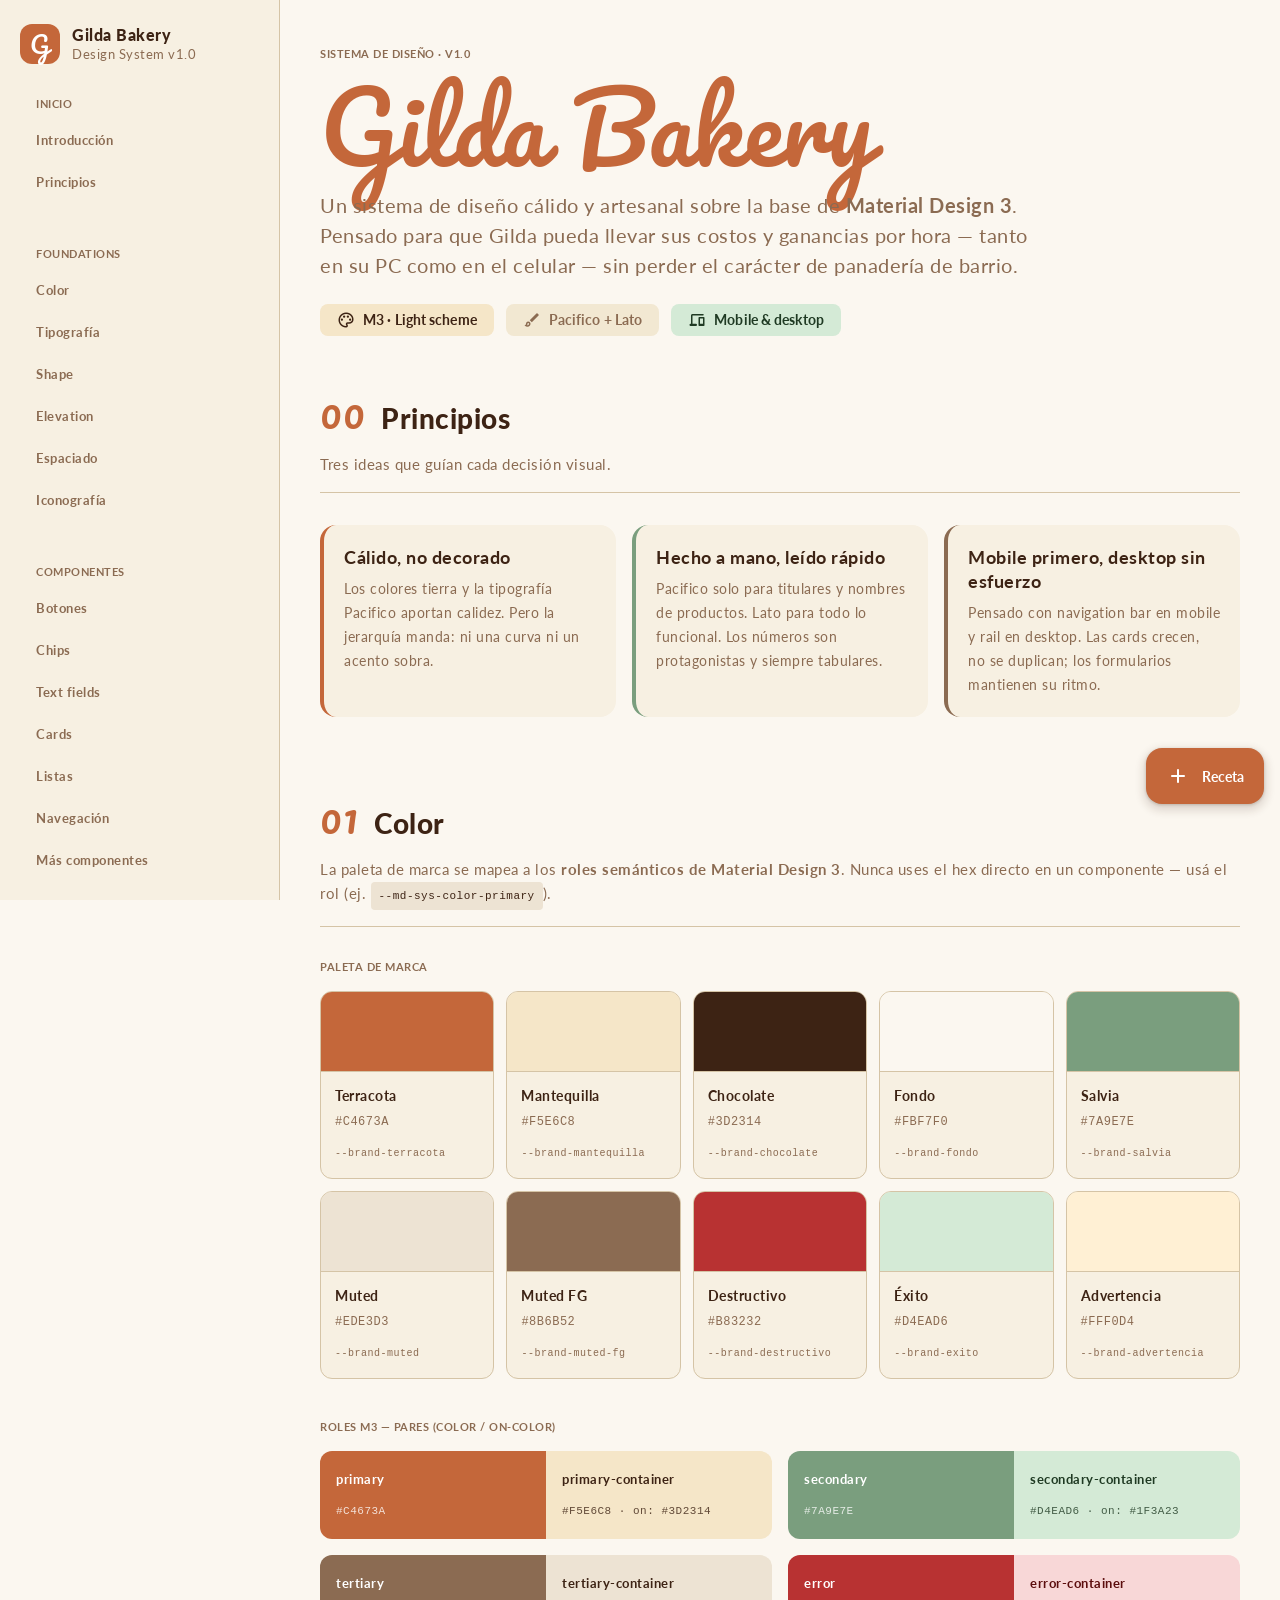
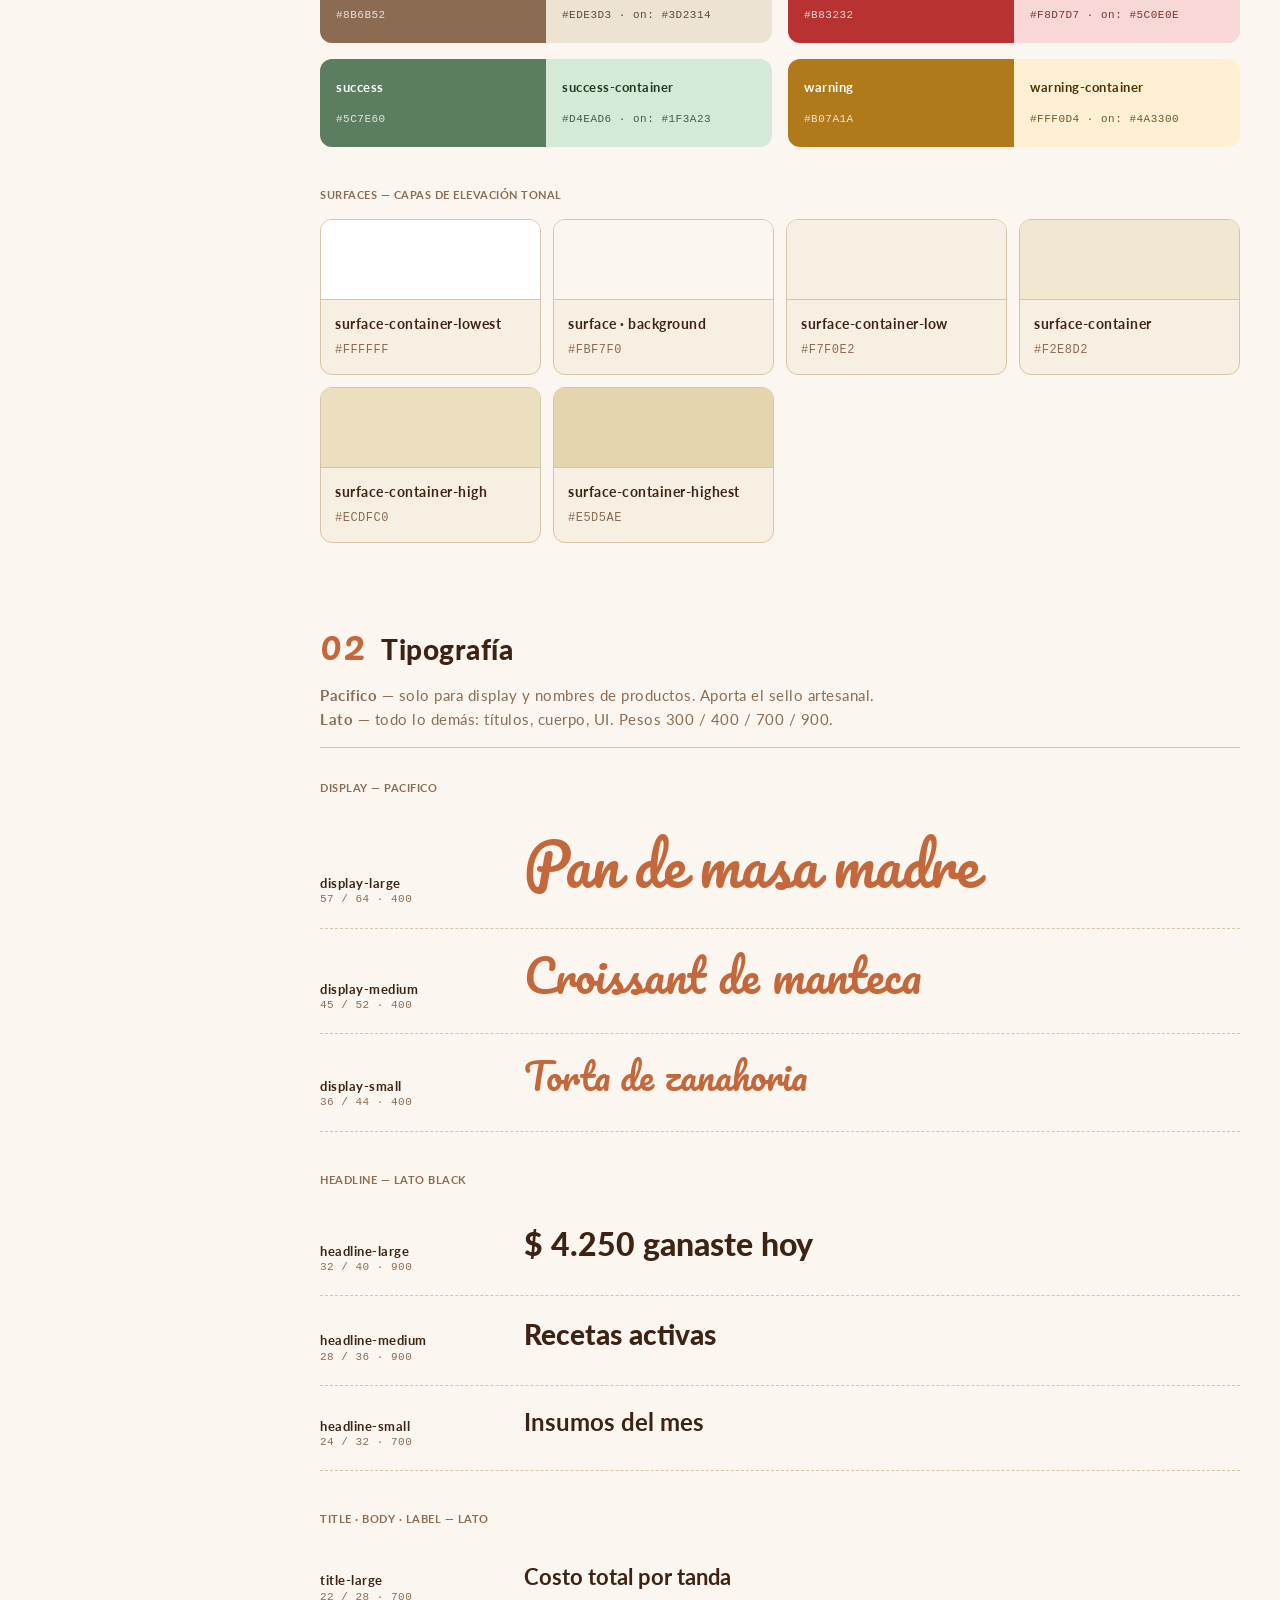
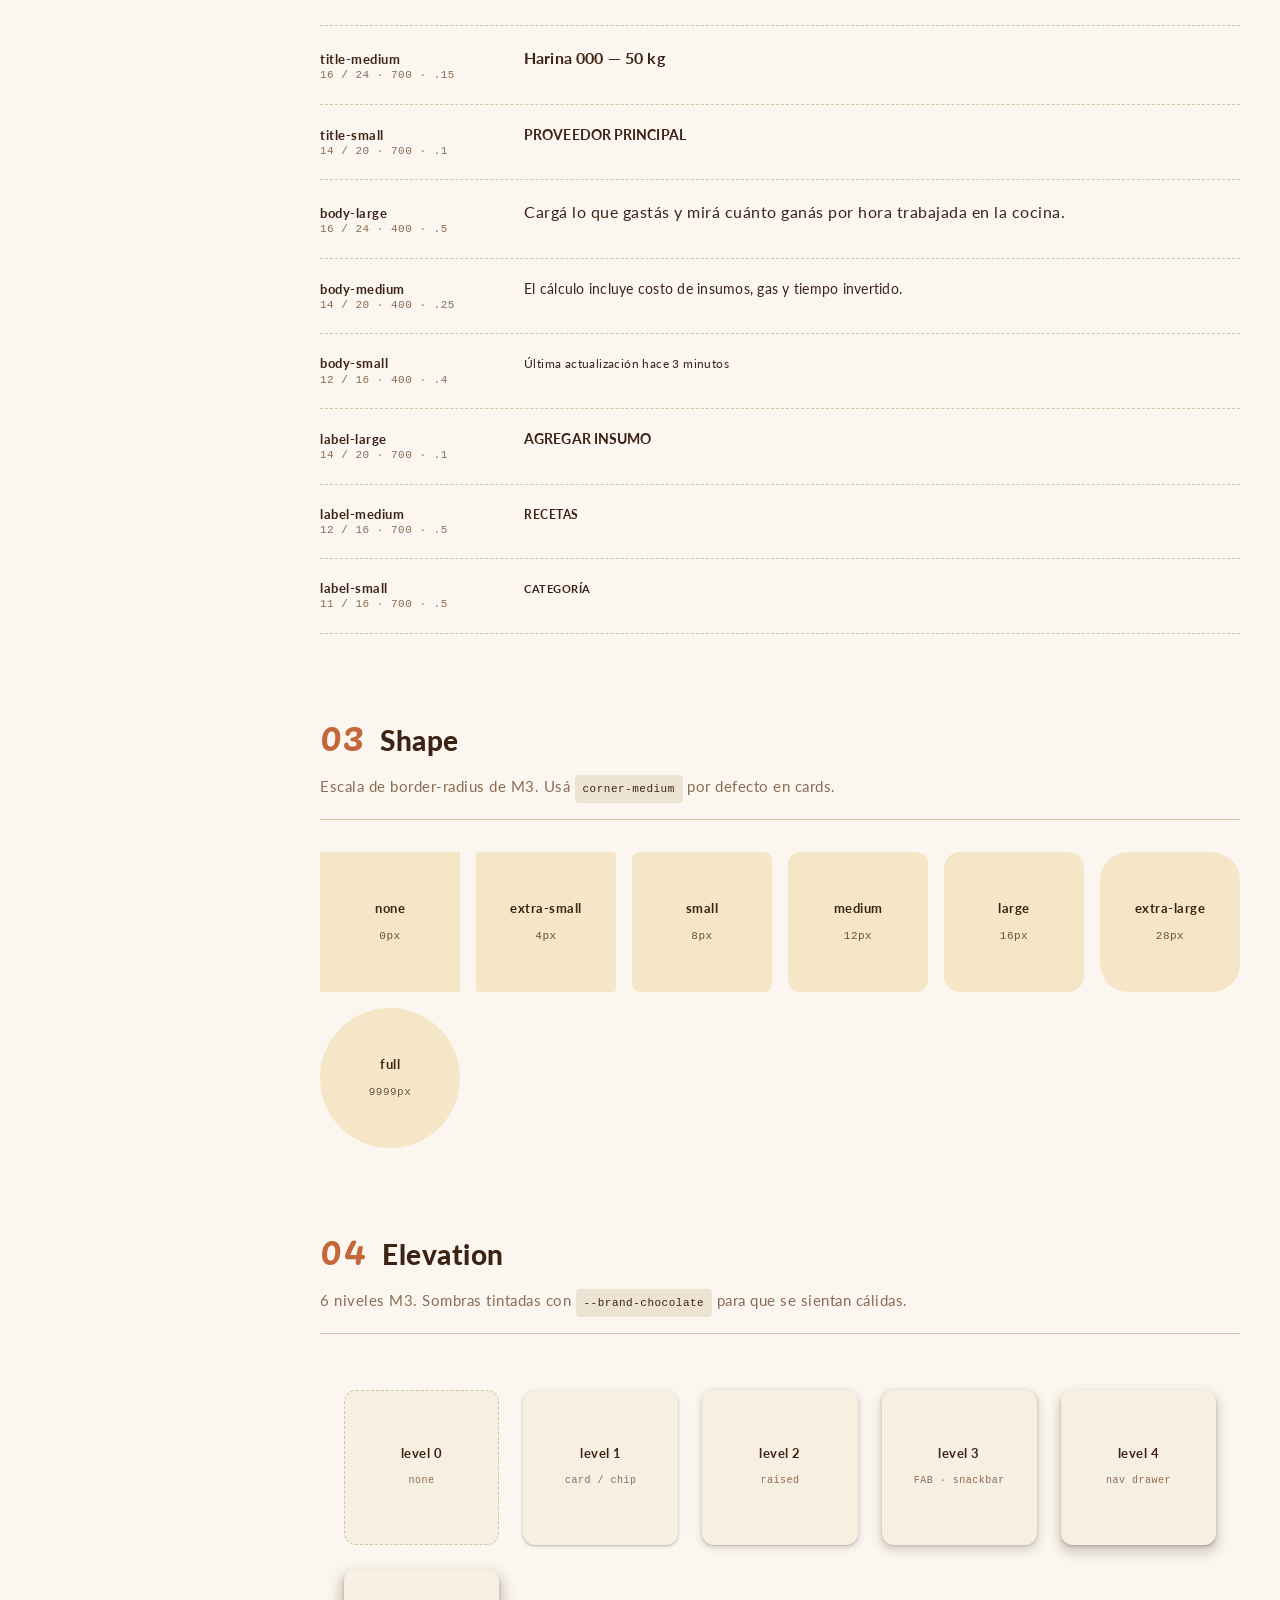
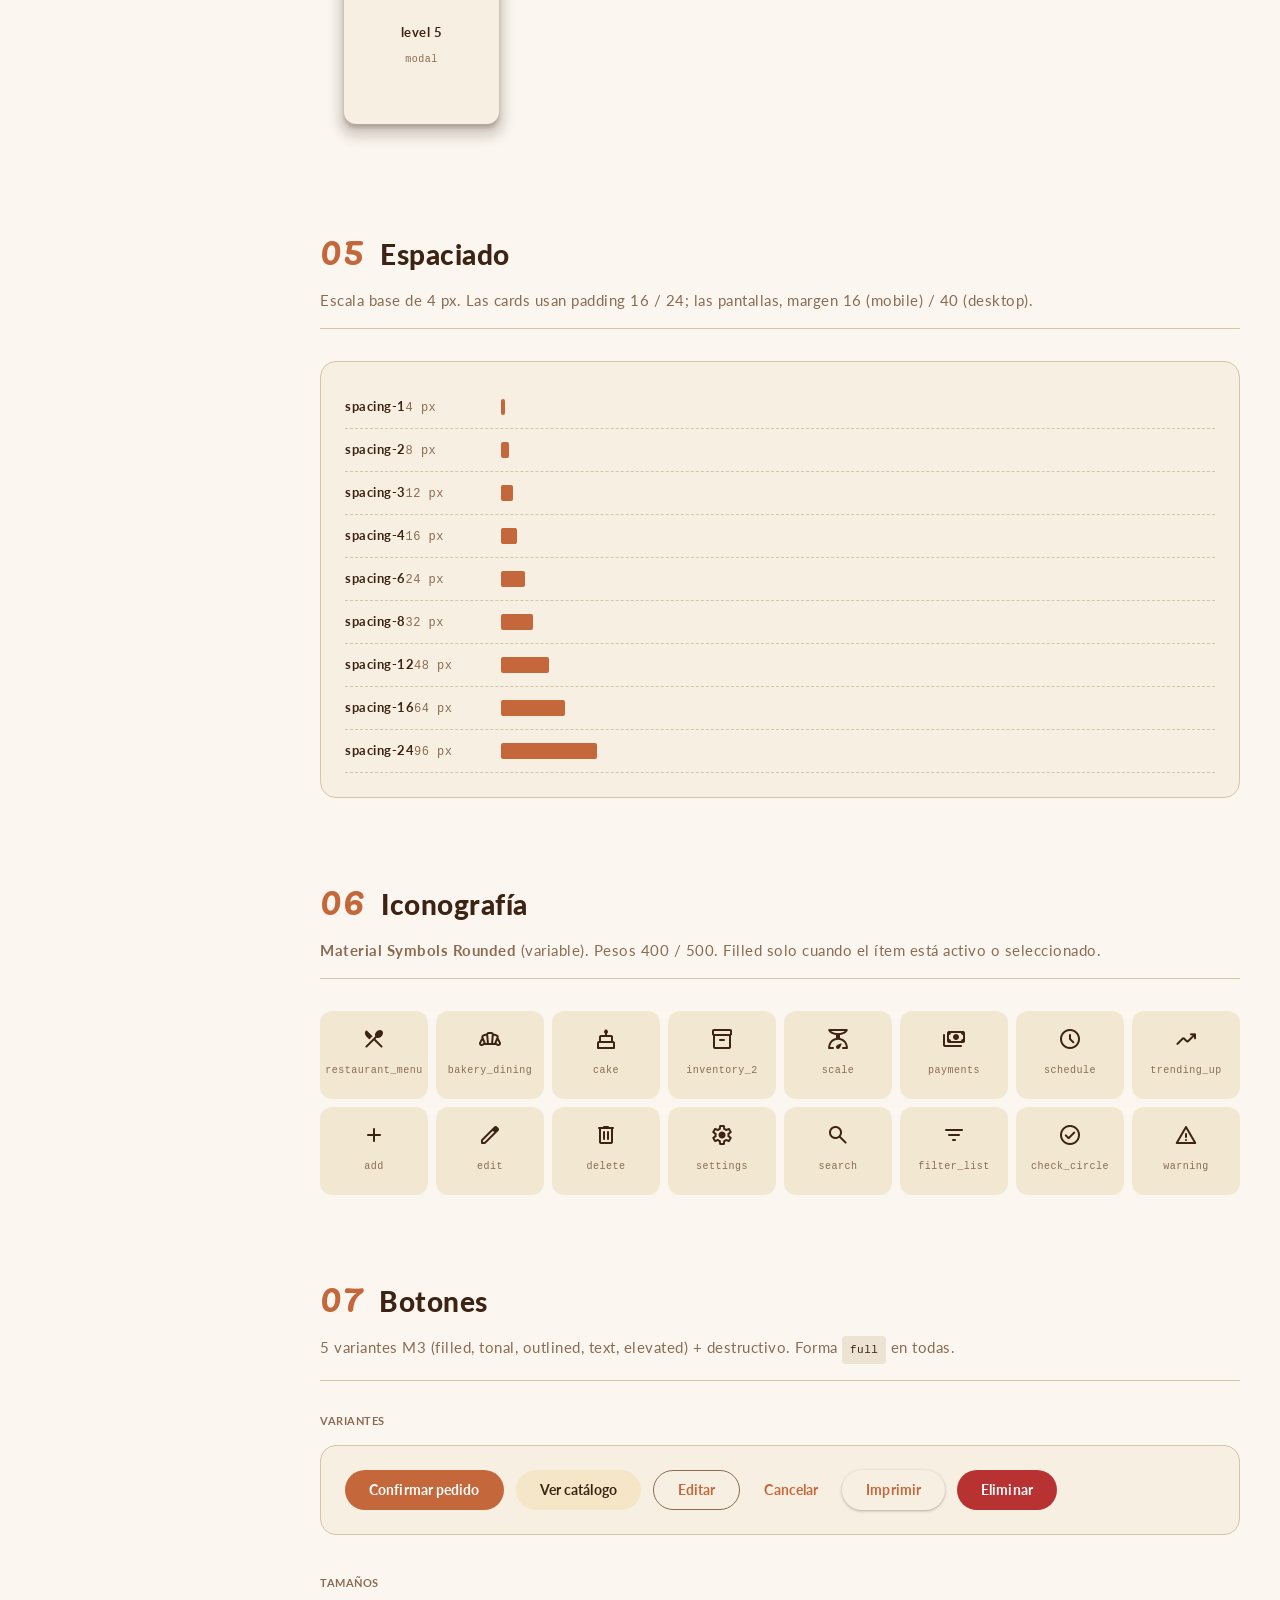
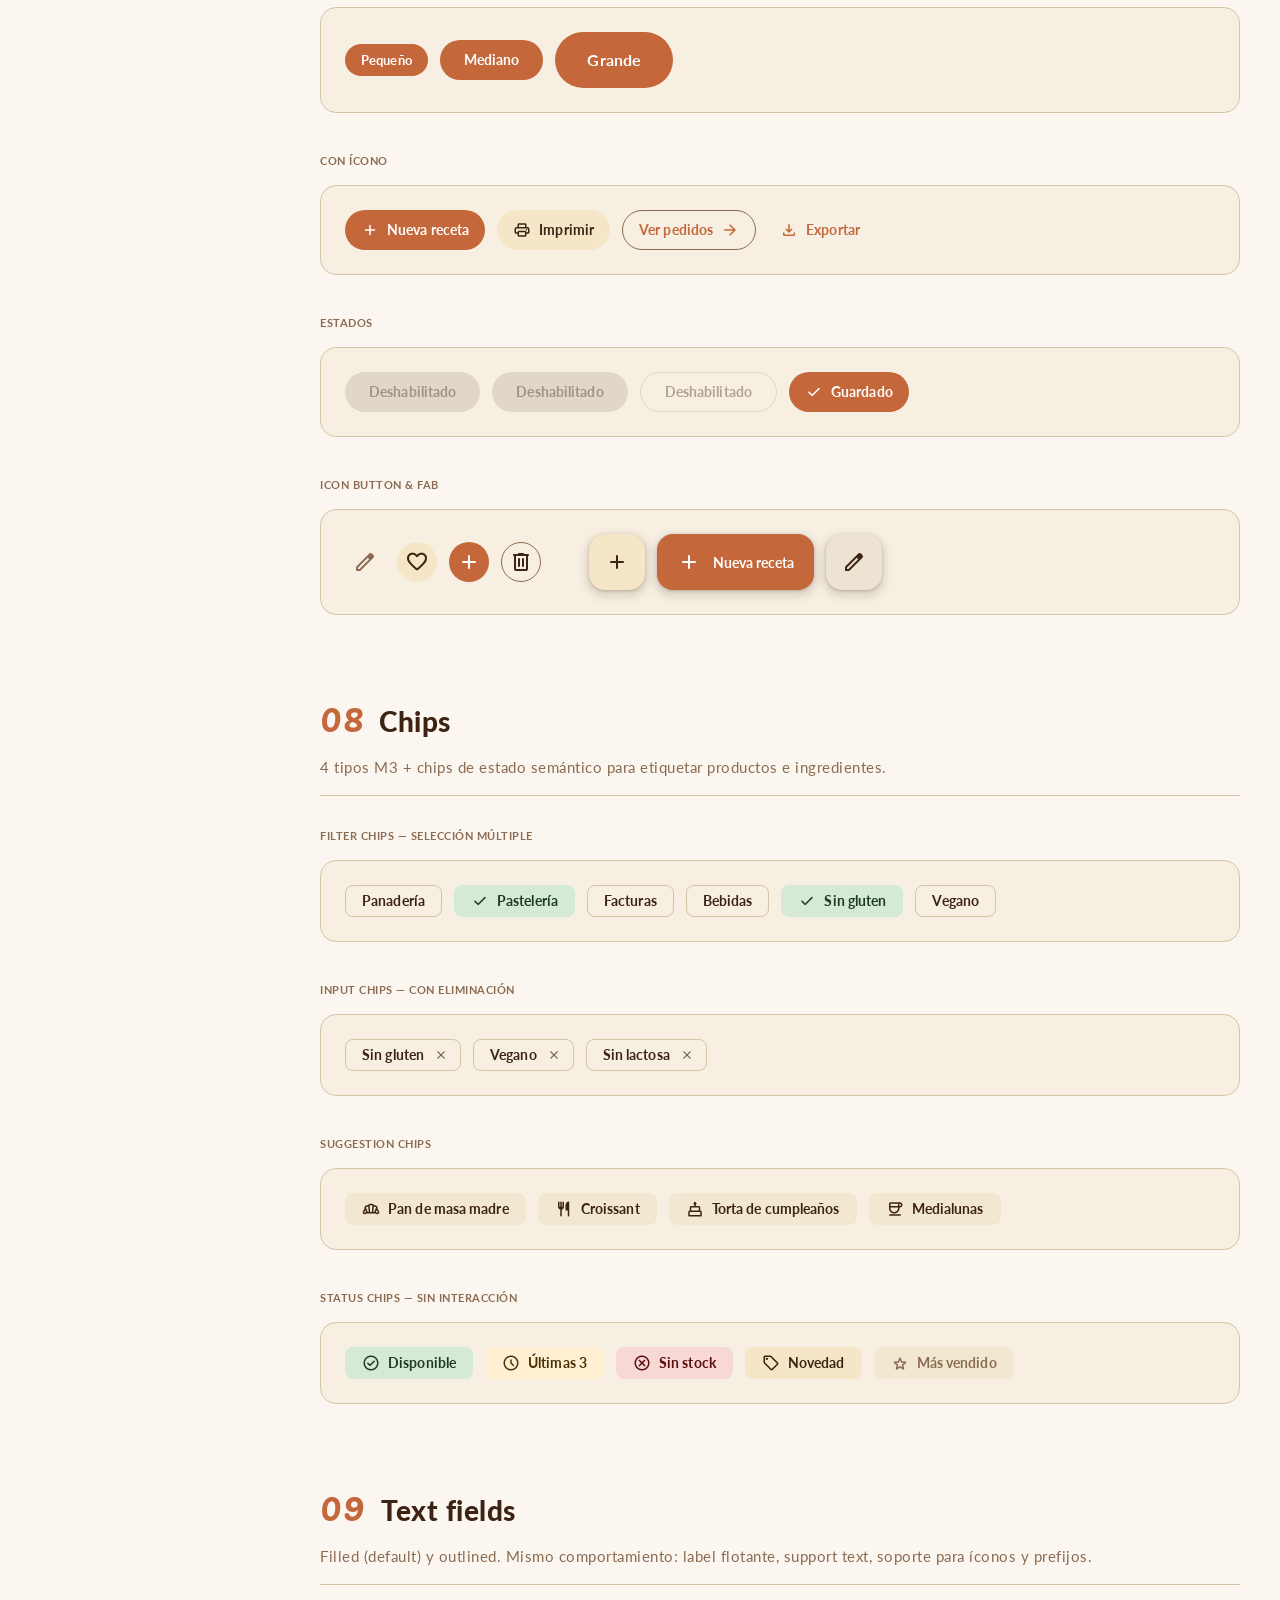
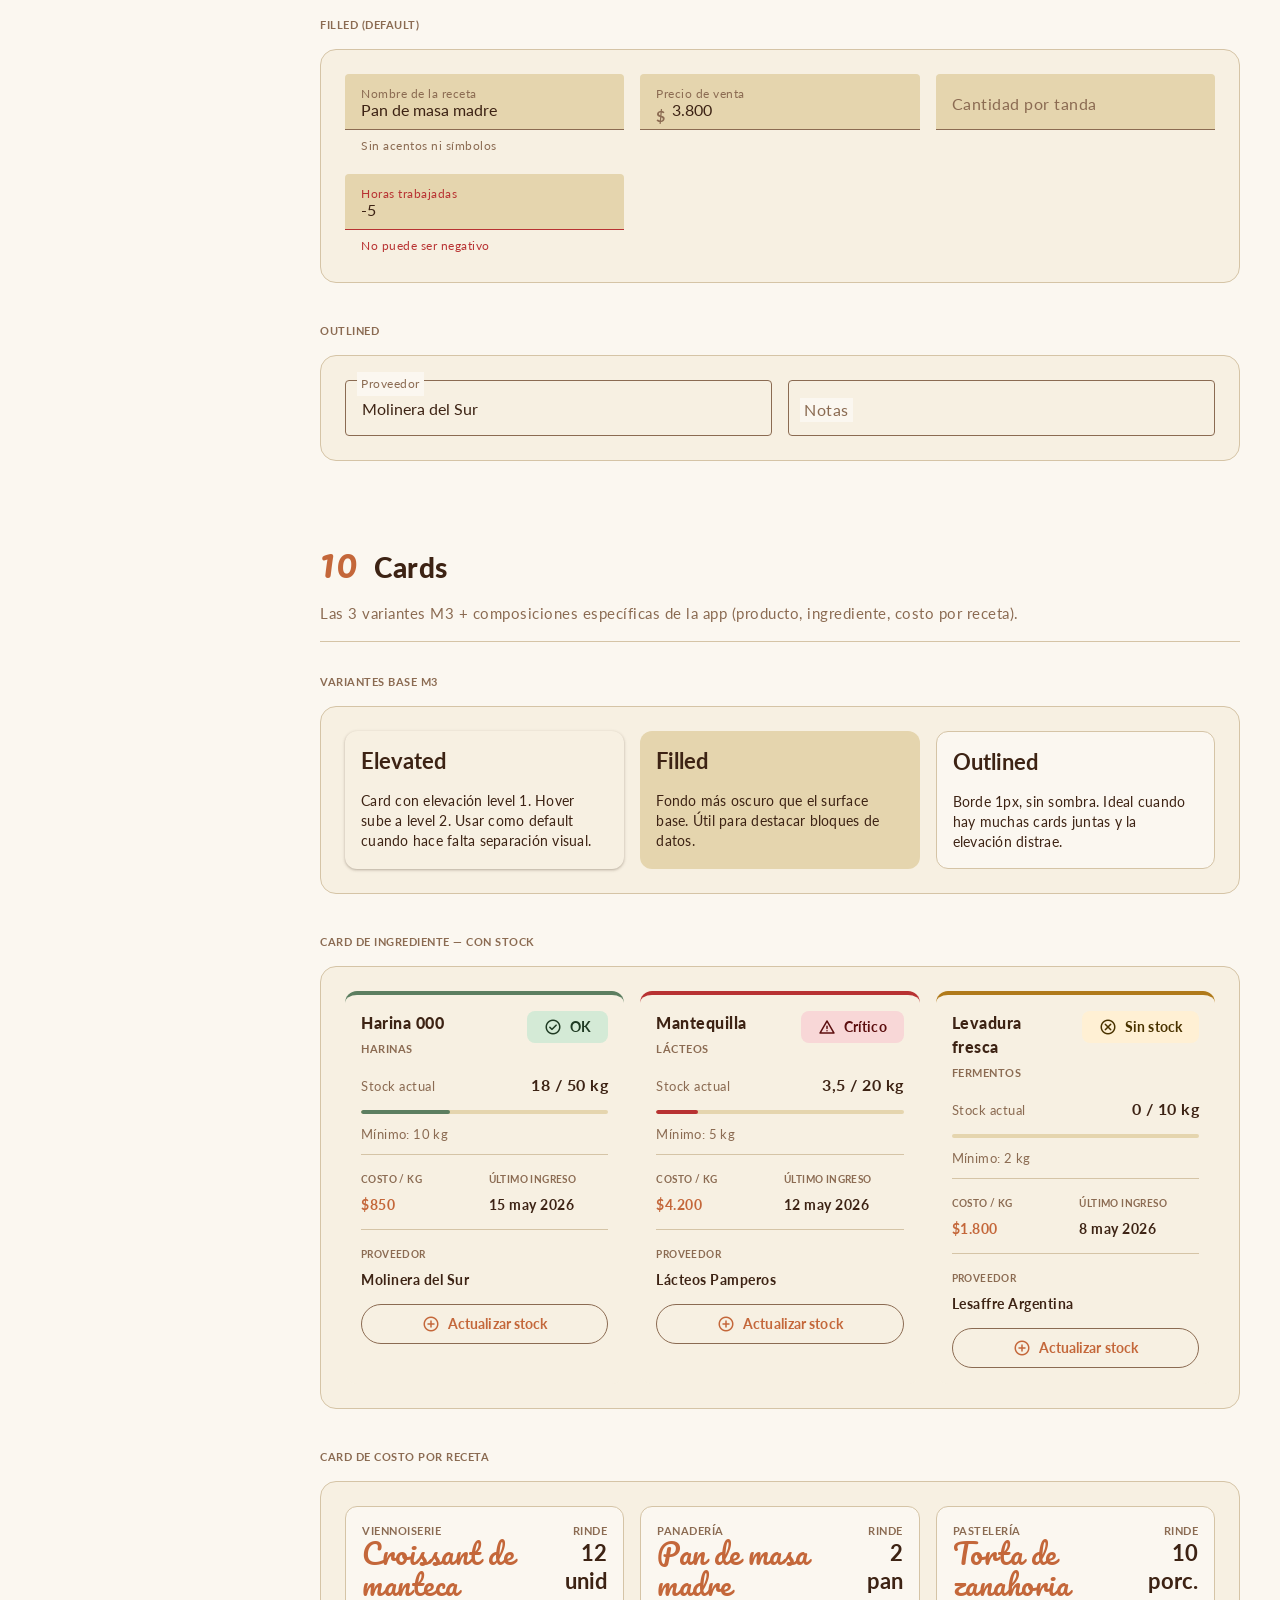
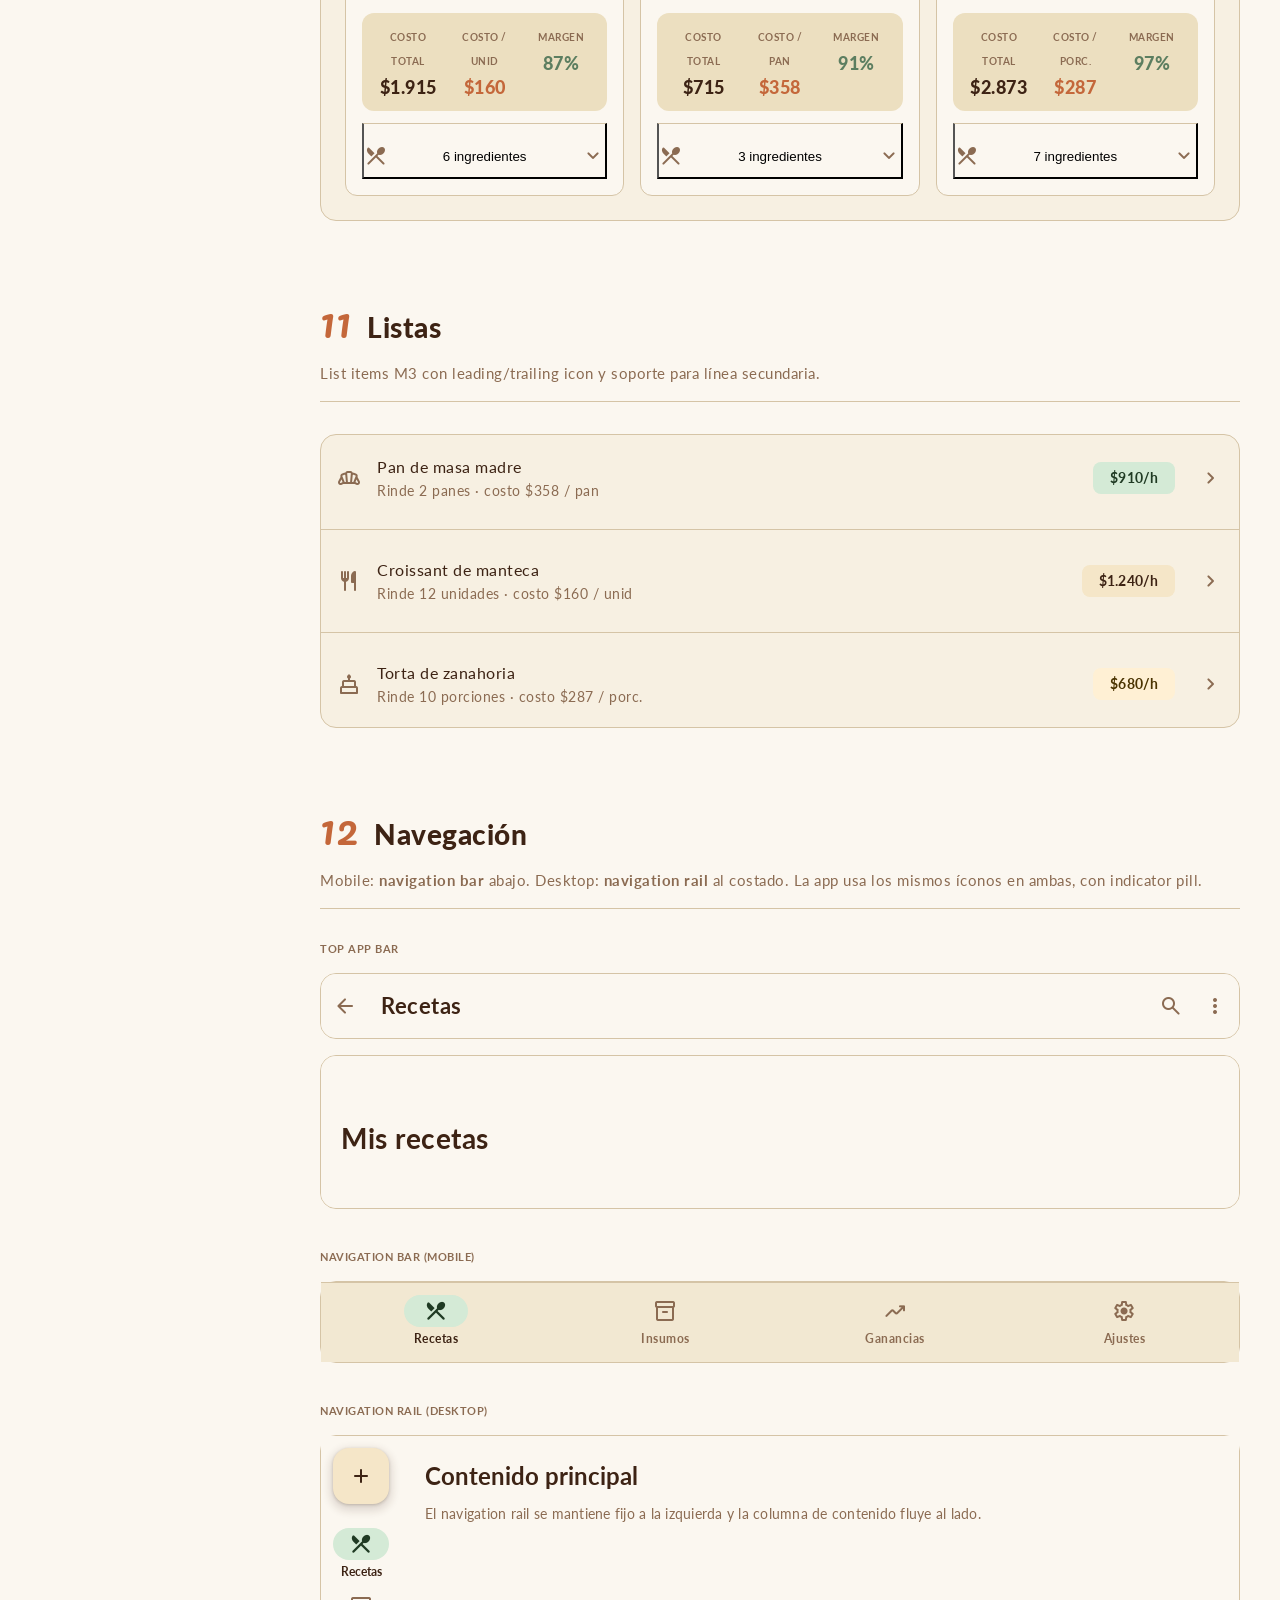
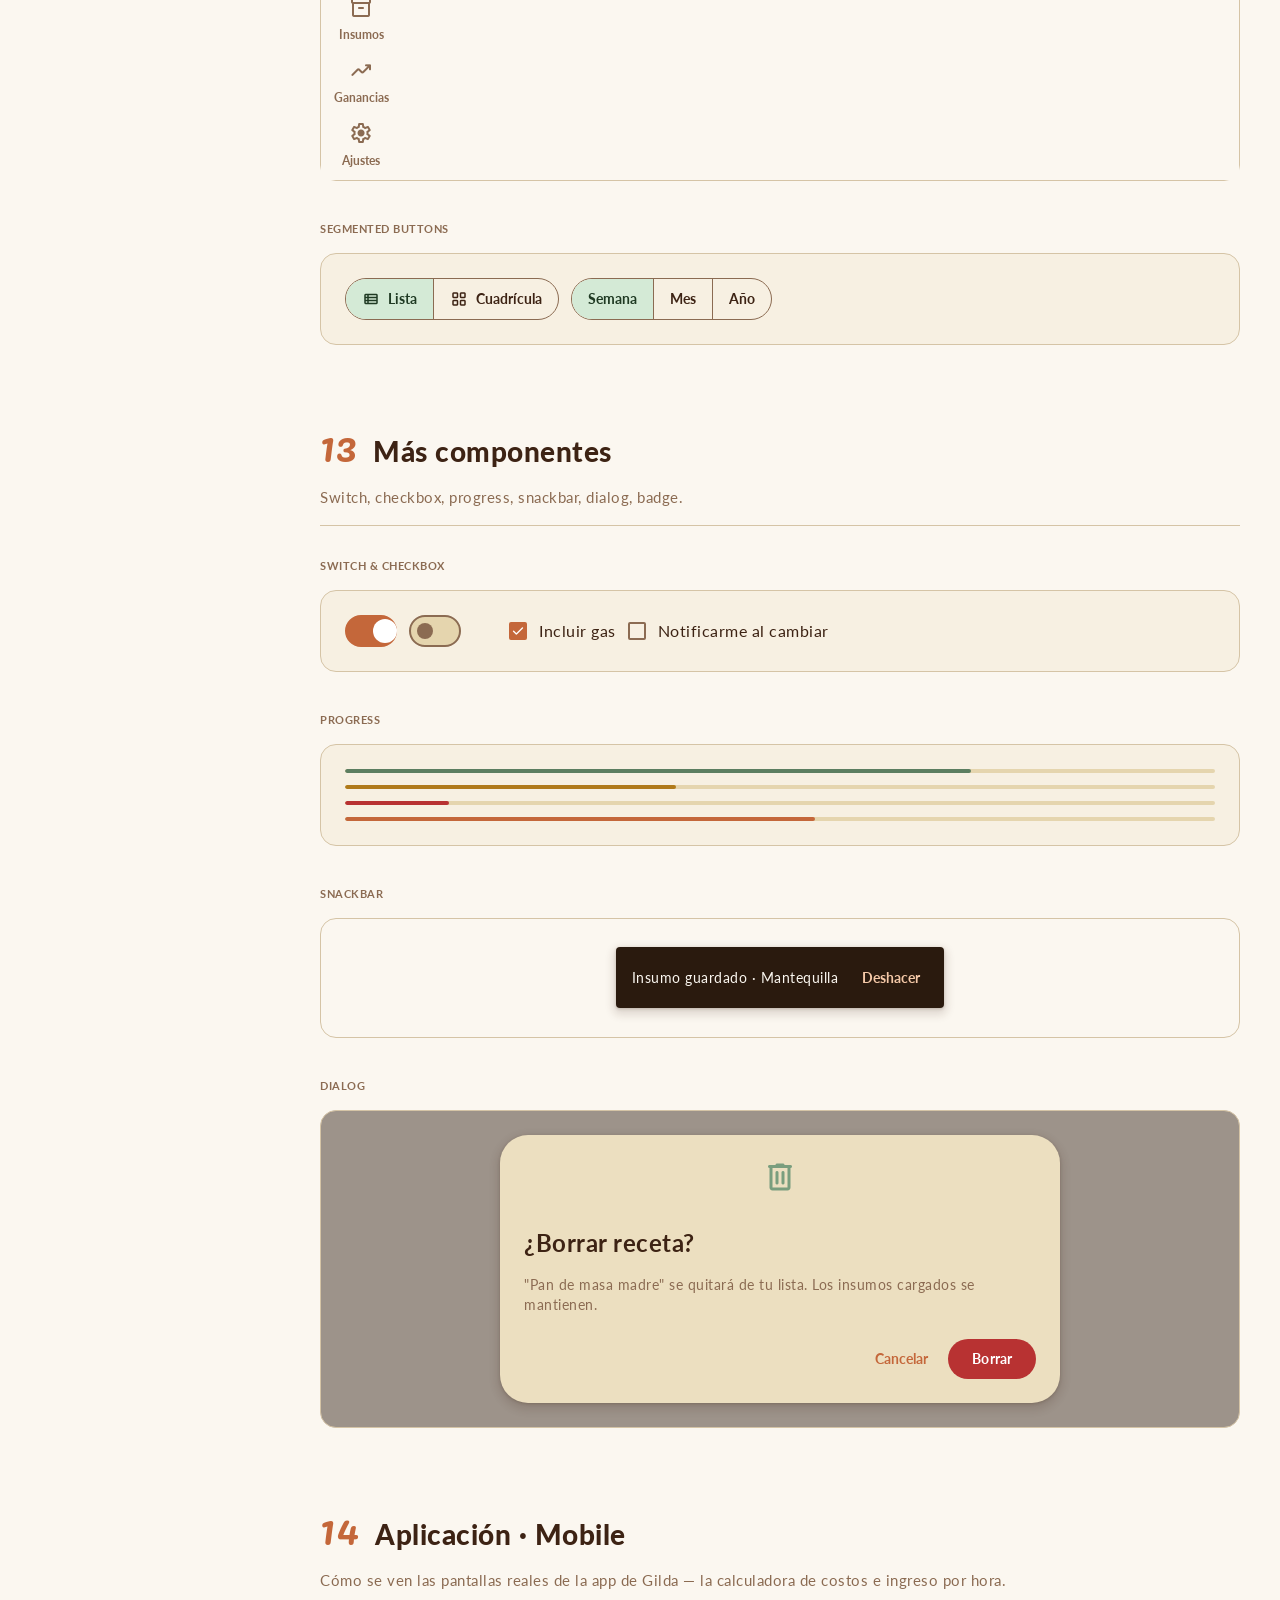
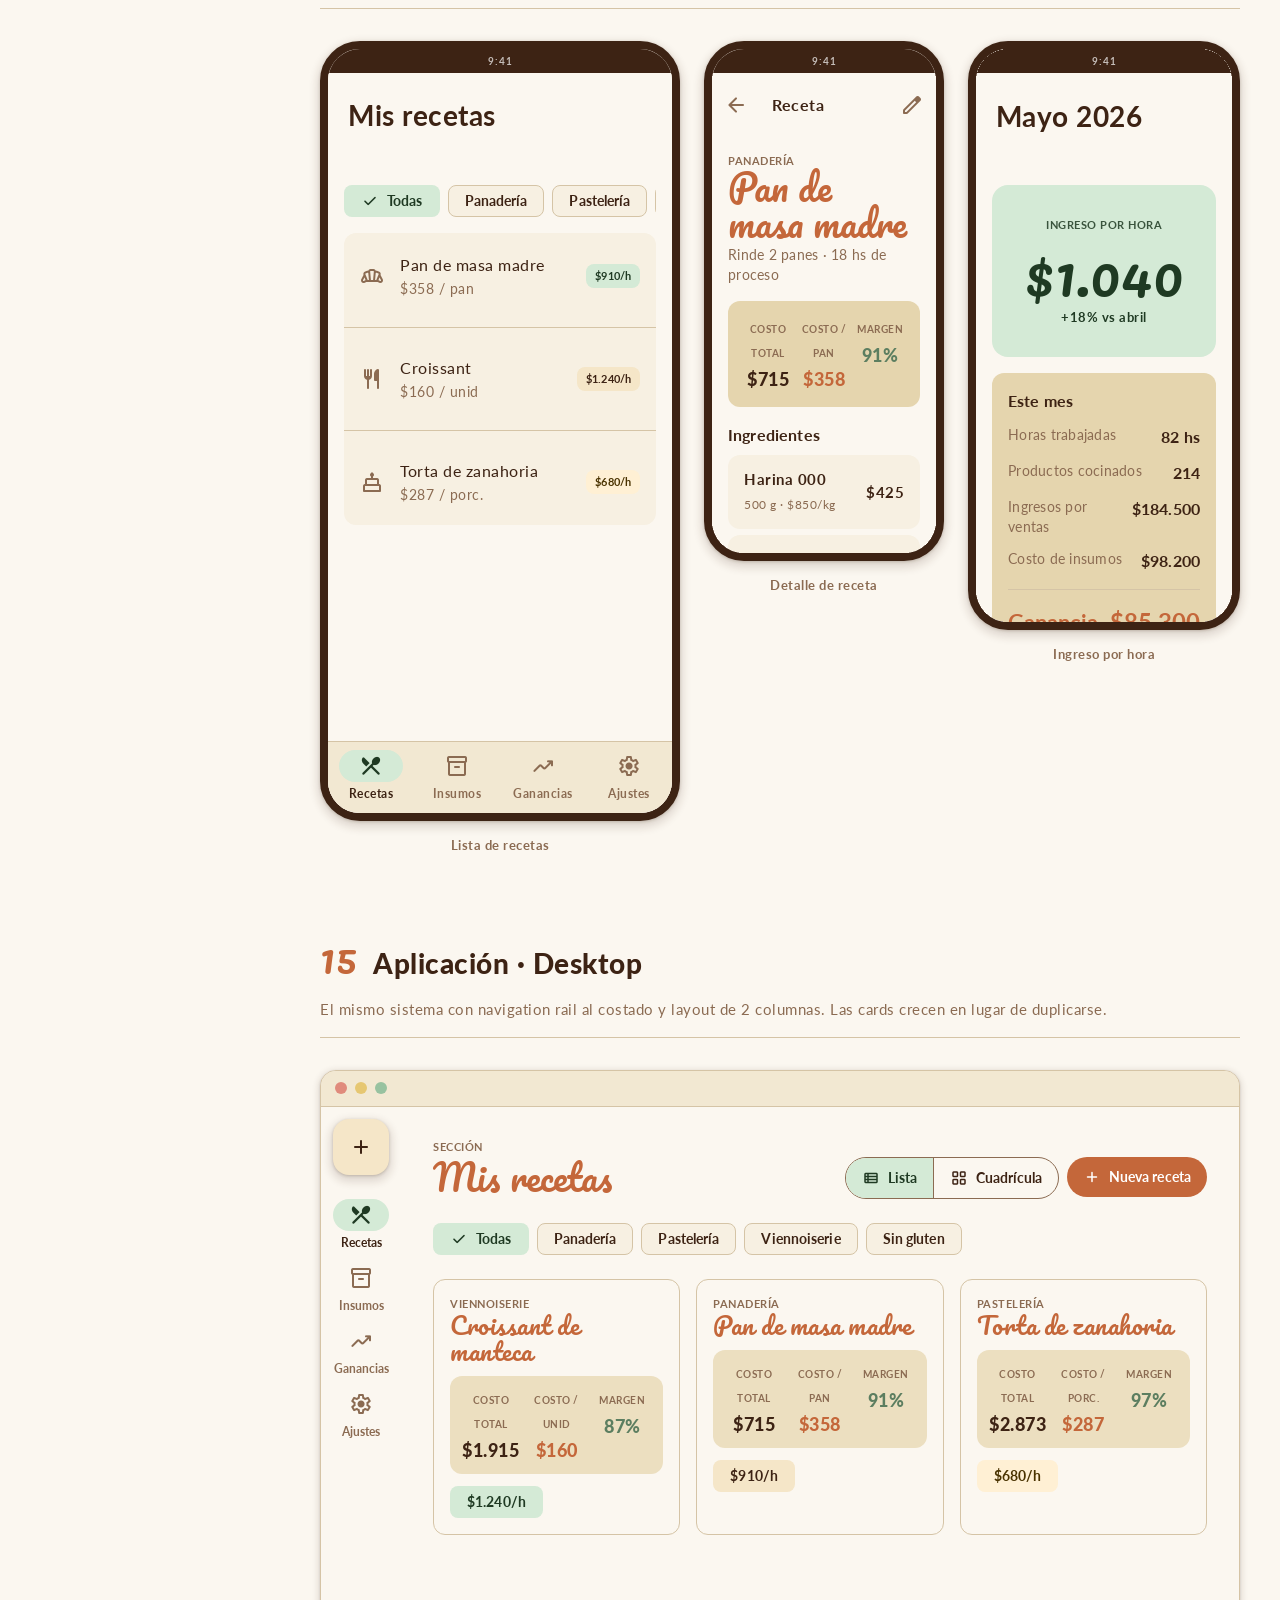
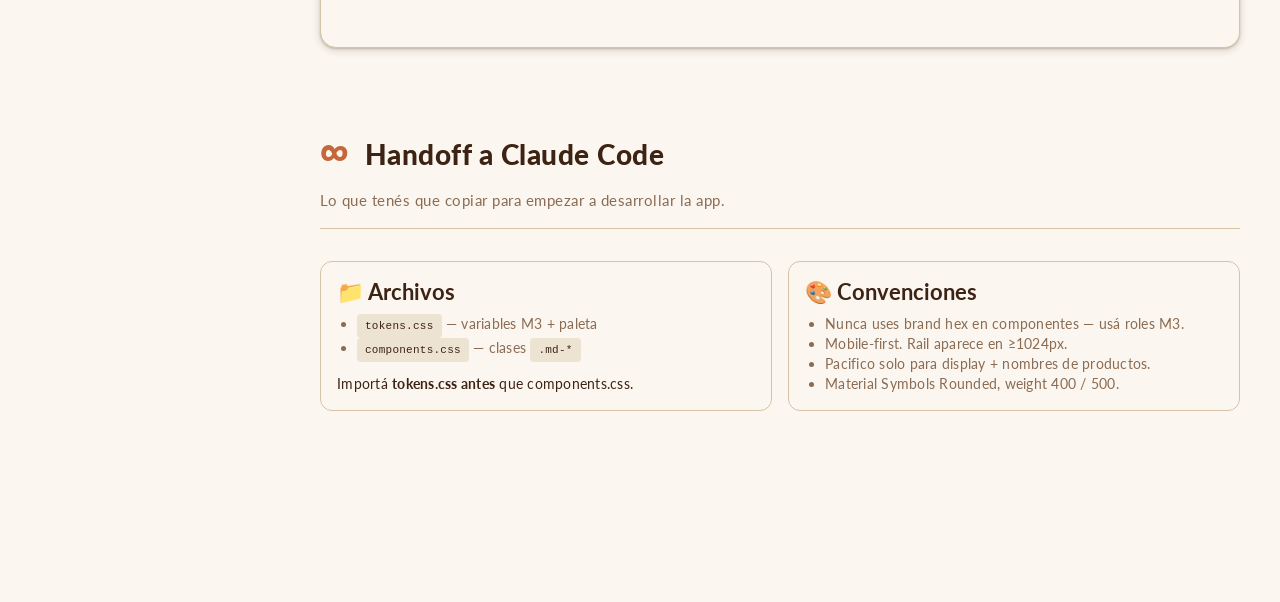
<file: design/Sistema de Diseño.html>
<!DOCTYPE html>
<html lang="es-AR">
<head>
<meta charset="UTF-8">
<meta name="viewport" content="width=device-width, initial-scale=1.0">
<title>Gilda Bakery — Sistema de Diseño</title>
<link rel="stylesheet" href="tokens.css">
<link rel="stylesheet" href="components.css">
<style>
  /* ─── Layout de la documentación (no es parte del DS) ─── */
  .doc-shell {
    display: grid;
    grid-template-columns: 1fr;
    min-height: 100vh;
  }
  @media (min-width: 1024px) {
    .doc-shell { grid-template-columns: 280px 1fr; }
  }

  .doc-toc {
    background: var(--md-sys-color-surface-container-low);
    border-bottom: 1px solid var(--md-sys-color-outline-variant);
    padding: 16px 24px;
    position: sticky;
    top: 0; z-index: 50;
  }
  .doc-toc__brand {
    display: flex; align-items: center; gap: 12px;
    margin-bottom: 12px;
  }
  .doc-toc__brand-mark {
    width: 40px; height: 40px;
    border-radius: var(--md-sys-shape-corner-medium);
    background: var(--md-sys-color-primary);
    color: var(--md-sys-color-on-primary);
    display: flex; align-items: center; justify-content: center;
    font-family: var(--md-sys-typescale-display-font);
    font-size: 24px;
  }
  .doc-toc__brand-text { line-height: 1.1; }
  .doc-toc__brand-text strong { display: block; font-weight: 900; color: var(--md-sys-color-on-surface); }
  .doc-toc__brand-text span { color: var(--md-sys-color-on-surface-variant); font-size: 13px; }

  .doc-toc__list { list-style: none; padding: 0; margin: 0; display: flex; gap: 4px; overflow-x: auto; -webkit-overflow-scrolling: touch; }
  .doc-toc__list a {
    display: block; padding: 8px 12px;
    border-radius: var(--md-sys-shape-corner-full);
    color: var(--md-sys-color-on-surface-variant);
    text-decoration: none;
    font-size: 13px; font-weight: 700;
    white-space: nowrap;
  }
  .doc-toc__list a:hover { background: var(--md-sys-color-surface-container); color: var(--md-sys-color-on-surface); }
  .doc-toc__group-title { display: none; }

  @media (min-width: 1024px) {
    .doc-toc {
      position: sticky; top: 0; height: 100vh;
      border-right: 1px solid var(--md-sys-color-outline-variant);
      border-bottom: none;
      padding: 24px 20px; overflow-y: auto;
    }
    .doc-toc__list { flex-direction: column; gap: 2px; overflow: visible; margin-bottom: 24px; }
    .doc-toc__list a { padding: 8px 16px; border-radius: var(--md-sys-shape-corner-full); }
    .doc-toc__group-title {
      display: block;
      font-family: var(--md-sys-typescale-label-font);
      font-size: var(--md-sys-typescale-label-small-size);
      font-weight: var(--md-sys-typescale-label-small-weight);
      letter-spacing: var(--md-sys-typescale-label-small-tracking);
      color: var(--md-sys-color-on-surface-variant);
      text-transform: uppercase;
      padding: 16px 16px 4px;
    }
  }

  .doc-main { padding: 24px 16px 96px; max-width: 1100px; }
  @media (min-width: 768px) { .doc-main { padding: 40px 40px 120px; } }

  .doc-hero { margin-bottom: 56px; }
  .doc-hero .eyebrow {
    display: inline-block;
    font-family: var(--md-sys-typescale-label-font);
    font-size: var(--md-sys-typescale-label-small-size);
    letter-spacing: var(--md-sys-typescale-label-small-tracking);
    font-weight: 700;
    color: var(--md-sys-color-on-surface-variant);
    text-transform: uppercase;
    margin-bottom: 12px;
  }
  .doc-hero h1 {
    font-family: var(--md-sys-typescale-display-font);
    font-size: clamp(48px, 10vw, 96px);
    line-height: 1;
    color: var(--md-sys-color-primary);
    margin: 0 0 16px;
    font-weight: 400;
  }
  .doc-hero h1 .ampersand { color: var(--md-sys-color-secondary); font-style: normal; }
  .doc-hero p.lede {
    font-family: var(--md-sys-typescale-body-font);
    font-size: clamp(16px, 2vw, 20px);
    line-height: 1.5;
    color: var(--md-sys-color-on-surface-variant);
    max-width: 60ch;
    margin: 0;
  }
  .doc-hero__meta {
    display: flex; flex-wrap: wrap; gap: 12px; margin-top: 24px;
  }

  .doc-section { margin-bottom: 80px; scroll-margin-top: 24px; }
  .doc-section__header {
    display: flex; align-items: baseline; gap: 16px; flex-wrap: wrap;
    padding-bottom: 16px;
    border-bottom: 1px solid var(--md-sys-color-outline-variant);
    margin-bottom: 32px;
  }
  .doc-section__num {
    font-family: var(--md-sys-typescale-display-font);
    font-size: 40px;
    color: var(--md-sys-color-primary);
    line-height: 1;
  }
  .doc-section__title {
    font-family: var(--md-sys-typescale-headline-font);
    font-size: var(--md-sys-typescale-headline-medium-size);
    line-height: var(--md-sys-typescale-headline-medium-line-height);
    font-weight: var(--md-sys-typescale-headline-medium-weight);
    color: var(--md-sys-color-on-surface);
    margin: 0;
  }
  .doc-section__lede {
    flex-basis: 100%;
    color: var(--md-sys-color-on-surface-variant);
    margin: 0;
    font-size: 15px;
  }

  .doc-subsection { margin-bottom: 40px; }
  .doc-subsection > h3 {
    font-family: var(--md-sys-typescale-label-font);
    font-size: var(--md-sys-typescale-label-small-size);
    line-height: var(--md-sys-typescale-label-small-line-height);
    font-weight: var(--md-sys-typescale-label-small-weight);
    letter-spacing: var(--md-sys-typescale-label-small-tracking);
    color: var(--md-sys-color-on-surface-variant);
    text-transform: uppercase;
    margin: 0 0 16px;
  }

  /* Color swatches */
  .swatch-grid {
    display: grid; gap: 12px;
    grid-template-columns: repeat(auto-fill, minmax(160px, 1fr));
  }
  .swatch {
    border-radius: var(--md-sys-shape-corner-medium);
    overflow: hidden;
    background: var(--md-sys-color-surface-container-low);
    border: 1px solid var(--md-sys-color-outline-variant);
  }
  .swatch__color { height: 80px; border-bottom: 1px solid var(--md-sys-color-outline-variant); }
  .swatch__meta { padding: 12px 14px; }
  .swatch__name { font-weight: 700; font-size: 14px; color: var(--md-sys-color-on-surface); }
  .swatch__hex {
    font-family: ui-monospace, 'SFMono-Regular', Menlo, monospace;
    font-size: 12px; color: var(--md-sys-color-on-surface-variant); margin-top: 2px;
  }
  .swatch__token {
    display: block; margin-top: 8px;
    font-family: ui-monospace, monospace;
    font-size: 10px;
    color: var(--md-sys-color-tertiary);
    word-break: break-all;
  }

  /* Role pairing card — primary + on-primary together */
  .role-pair {
    border-radius: var(--md-sys-shape-corner-medium);
    overflow: hidden;
    display: grid; grid-template-columns: 1fr 1fr;
  }
  .role-pair__main, .role-pair__on { padding: 16px; min-height: 88px; display: flex; flex-direction: column; justify-content: space-between; }
  .role-pair__main .name, .role-pair__on .name { font-weight: 700; font-size: 13px; }
  .role-pair__main .hex,  .role-pair__on .hex  { font-family: monospace; font-size: 11px; opacity: .8; }

  /* Type specimen */
  .type-row {
    display: grid; grid-template-columns: 1fr; gap: 4px;
    padding: 20px 0; border-bottom: 1px dashed var(--md-sys-color-outline-variant);
  }
  @media (min-width: 768px) { .type-row { grid-template-columns: 180px 1fr; gap: 24px; align-items: baseline; } }
  .type-row__meta {
    font-family: ui-monospace, monospace;
    font-size: 11px; color: var(--md-sys-color-on-surface-variant); line-height: 1.4;
  }
  .type-row__meta b { color: var(--md-sys-color-on-surface); display: block; font-family: var(--md-sys-typescale-label-font); font-size: 13px; }
  .type-row__sample { color: var(--md-sys-color-on-surface); }

  /* Shape demo */
  .shape-grid {
    display: grid; gap: 16px;
    grid-template-columns: repeat(auto-fill, minmax(140px, 1fr));
  }
  .shape-cell {
    background: var(--md-sys-color-primary-container);
    color: var(--md-sys-color-on-primary-container);
    aspect-ratio: 1;
    display: flex; flex-direction: column; align-items: center; justify-content: center; gap: 4px;
    text-align: center;
    padding: 12px;
  }
  .shape-cell b { font-size: 13px; }
  .shape-cell span { font-family: monospace; font-size: 11px; opacity: .75; }

  /* Elevation demo */
  .elev-grid {
    display: grid; gap: 24px;
    grid-template-columns: repeat(auto-fill, minmax(140px, 1fr));
    padding: 24px;
    background: var(--md-sys-color-background);
    border-radius: var(--md-sys-shape-corner-large);
  }
  .elev-cell {
    background: var(--md-sys-color-surface-container-low);
    border-radius: var(--md-sys-shape-corner-medium);
    aspect-ratio: 1;
    display: flex; flex-direction: column; align-items: center; justify-content: center; gap: 4px;
    text-align: center; padding: 8px;
  }
  .elev-cell b { font-size: 13px; color: var(--md-sys-color-on-surface); }
  .elev-cell span { font-family: monospace; font-size: 10px; color: var(--md-sys-color-on-surface-variant); }

  /* Spacing demo */
  .space-row {
    display: flex; align-items: center; gap: 16px;
    padding: 8px 0; border-bottom: 1px dashed var(--md-sys-color-outline-variant);
  }
  .space-row__meta { width: 140px; font-family: monospace; font-size: 12px; color: var(--md-sys-color-on-surface-variant); }
  .space-row__meta b { color: var(--md-sys-color-on-surface); font-family: var(--md-sys-typescale-label-font); font-size: 13px; }
  .space-row__bar { height: 16px; background: var(--md-sys-color-primary); border-radius: 2px; }

  /* Demo panel — neutral container for showing components */
  .demo {
    background: var(--md-sys-color-surface-container-low);
    border: 1px solid var(--md-sys-color-outline-variant);
    border-radius: var(--md-sys-shape-corner-large);
    padding: 24px;
    margin-bottom: 16px;
  }
  .demo--dense { padding: 16px; }
  .demo--flex {
    display: flex; flex-wrap: wrap; gap: 12px; align-items: center;
  }
  .demo--grid {
    display: grid; gap: 16px;
    grid-template-columns: repeat(auto-fit, minmax(220px, 1fr));
  }
  .demo--center { display: flex; align-items: center; justify-content: center; min-height: 120px; }

  .demo__label {
    display: block;
    font-family: var(--md-sys-typescale-label-font);
    font-size: var(--md-sys-typescale-label-small-size);
    font-weight: 700;
    letter-spacing: var(--md-sys-typescale-label-small-tracking);
    color: var(--md-sys-color-on-surface-variant);
    text-transform: uppercase;
    margin-bottom: 12px;
  }

  /* Icon gallery */
  .icon-gallery {
    display: grid; gap: 8px;
    grid-template-columns: repeat(auto-fill, minmax(96px, 1fr));
  }
  .icon-cell {
    display: flex; flex-direction: column; align-items: center; gap: 8px;
    padding: 16px 8px;
    background: var(--md-sys-color-surface-container);
    border-radius: var(--md-sys-shape-corner-medium);
    color: var(--md-sys-color-on-surface);
  }
  .icon-cell .name { font-family: monospace; font-size: 10px; color: var(--md-sys-color-on-surface-variant); text-align: center; }

  /* Code block */
  .code-block {
    background: var(--md-sys-color-inverse-surface);
    color: var(--md-sys-color-inverse-on-surface);
    border-radius: var(--md-sys-shape-corner-medium);
    padding: 16px;
    overflow-x: auto;
    font-family: ui-monospace, 'SFMono-Regular', Menlo, monospace;
    font-size: 12px;
    line-height: 1.55;
    margin: 0;
  }
  .code-block .c-comment { color: var(--md-sys-color-inverse-primary); opacity: 0.7; }
  .code-block .c-prop    { color: #FFD6A8; }
  .code-block .c-val     { color: #D4EAD6; }

  /* App preview frames */
  .preview-row {
    display: grid; gap: 24px;
    grid-template-columns: 1fr;
  }
  @media (min-width: 900px) {
    .preview-row.cols-2 { grid-template-columns: 1fr 1fr; }
    .preview-row.cols-3 { grid-template-columns: repeat(3, 1fr); }
  }
  .phone {
    width: 100%; max-width: 360px; margin: 0 auto;
    background: var(--md-sys-color-surface);
    border: 8px solid var(--brand-chocolate);
    border-radius: 40px;
    overflow: hidden;
    box-shadow: var(--md-sys-elevation-level3);
    aspect-ratio: 9 / 19.5;
    display: flex; flex-direction: column;
  }
  .phone__notch {
    height: 24px; flex-shrink: 0;
    background: var(--brand-chocolate);
    display: flex; align-items: center; justify-content: center;
    color: rgba(255,255,255,.7); font-size: 10px; font-weight: 700;
    letter-spacing: 1px;
  }
  .phone__screen {
    flex: 1; overflow-y: auto;
    background: var(--md-sys-color-background);
    display: flex; flex-direction: column;
  }
  .phone-caption {
    margin-top: 12px; text-align: center;
    font-family: var(--md-sys-typescale-label-font);
    font-size: 13px;
    color: var(--md-sys-color-on-surface-variant);
    font-weight: 700;
  }

  .desktop-frame {
    background: var(--md-sys-color-surface);
    border: 1px solid var(--md-sys-color-outline-variant);
    border-radius: var(--md-sys-shape-corner-large);
    overflow: hidden;
    box-shadow: var(--md-sys-elevation-level2);
  }
  .desktop-frame__bar {
    height: 36px; background: var(--md-sys-color-surface-container);
    display: flex; align-items: center; gap: 8px; padding: 0 14px;
    border-bottom: 1px solid var(--md-sys-color-outline-variant);
  }
  .desktop-frame__dot { width: 12px; height: 12px; border-radius: 50%; background: var(--md-sys-color-outline-variant); }
  .desktop-frame__dot:nth-child(1) { background: #E08B7C; }
  .desktop-frame__dot:nth-child(2) { background: #E6C772; }
  .desktop-frame__dot:nth-child(3) { background: #98C2A0; }
  .desktop-frame__body { display: flex; min-height: 540px; }

  /* App: ficha de receta (mobile content) */
  .app { display: flex; flex-direction: column; flex: 1; }
  .app__content { flex: 1; padding: 16px; display: flex; flex-direction: column; gap: 16px; overflow-y: auto; }
  .app__content--tight { gap: 12px; }

  .recipe-card { padding: 16px; display: flex; flex-direction: column; gap: 12px; }
  .recipe-card__header { display: flex; align-items: flex-start; gap: 12px; justify-content: space-between; }
  .recipe-card__title {
    font-family: var(--md-sys-typescale-display-font);
    font-size: 28px; line-height: 1.1;
    color: var(--md-sys-color-primary);
  }
  .recipe-card__sub {
    font-size: 13px;
    color: var(--md-sys-color-on-surface-variant);
    margin-top: 4px;
  }
  .recipe-card__stats {
    display: grid; grid-template-columns: repeat(3, 1fr);
    gap: 8px; padding: 12px; background: var(--md-sys-color-surface-container-high);
    border-radius: var(--md-sys-shape-corner-medium);
  }
  .stat { text-align: center; }
  .stat__label {
    font-family: var(--md-sys-typescale-label-font);
    font-size: 10px; font-weight: 700; letter-spacing: 0.5px;
    color: var(--md-sys-color-on-surface-variant); text-transform: uppercase;
  }
  .stat__value {
    font-family: var(--md-sys-typescale-title-font);
    font-size: 18px; font-weight: 900;
    color: var(--md-sys-color-on-surface);
    margin-top: 2px;
  }
  .stat__value.positive { color: var(--md-sys-color-success); }
  .stat__value.primary  { color: var(--md-sys-color-primary); }

  /* Ingredient row */
  .ingredient-row {
    display: flex; align-items: center; justify-content: space-between; gap: 12px;
    padding: 12px 16px;
    background: var(--md-sys-color-surface-container-low);
    border-radius: var(--md-sys-shape-corner-medium);
  }
  .ingredient-row__name { font-weight: 700; font-size: 15px; color: var(--md-sys-color-on-surface); }
  .ingredient-row__sub  { font-size: 12px; color: var(--md-sys-color-on-surface-variant); margin-top: 2px; }
  .ingredient-row__cost {
    font-family: var(--md-sys-typescale-title-font); font-weight: 700; font-size: 15px;
    color: var(--md-sys-color-on-surface);
  }

  /* Hero result (ingreso por hora) */
  .hero-result {
    text-align: center; padding: 28px 20px;
    border-radius: var(--md-sys-shape-corner-large);
    background: var(--md-sys-color-secondary-container);
    color: var(--md-sys-color-on-secondary-container);
  }
  .hero-result__label {
    font-family: var(--md-sys-typescale-label-font); font-size: 11px;
    font-weight: 700; letter-spacing: 0.5px; text-transform: uppercase; opacity: 0.85;
  }
  .hero-result__big {
    font-family: var(--md-sys-typescale-display-font);
    font-size: 56px; line-height: 1; margin: 8px 0 4px;
  }
  .hero-result__msg { font-size: 13px; font-weight: 700; }

  /* Ingredient card (stock card) */
  .stock-card {
    background: var(--md-sys-color-surface-container-low);
    border-radius: var(--md-sys-shape-corner-medium);
    overflow: hidden;
    border-top: 4px solid transparent;
  }
  .stock-card.ok { border-top-color: var(--md-sys-color-success); }
  .stock-card.warn { border-top-color: var(--md-sys-color-warning); }
  .stock-card.crit { border-top-color: var(--md-sys-color-error); }
  .stock-card__body { padding: 16px; display: flex; flex-direction: column; gap: 12px; }
  .stock-card__top { display: flex; align-items: flex-start; gap: 12px; justify-content: space-between; }
  .stock-card__name { font-weight: 900; font-size: 16px; color: var(--md-sys-color-on-surface); }
  .stock-card__cat  { font-size: 11px; font-weight: 700; letter-spacing: 0.5px; color: var(--md-sys-color-on-surface-variant); text-transform: uppercase; margin-top: 2px; }
  .stock-card__row {
    display: flex; justify-content: space-between; align-items: baseline;
    font-size: 13px; color: var(--md-sys-color-on-surface-variant);
  }
  .stock-card__row b { color: var(--md-sys-color-on-surface); font-size: 16px; }
  .stock-card__meta {
    display: grid; grid-template-columns: 1fr 1fr; gap: 8px;
    padding-top: 12px; border-top: 1px solid var(--md-sys-color-outline-variant);
  }
  .stock-card__meta .label { font-size: 10px; font-weight: 700; letter-spacing: 0.4px; color: var(--md-sys-color-on-surface-variant); text-transform: uppercase; }
  .stock-card__meta .value { font-size: 14px; font-weight: 700; color: var(--md-sys-color-on-surface); margin-top: 2px; }
  .stock-card__meta .value.cost { color: var(--md-sys-color-primary); }

  /* Empty state */
  .empty-state {
    text-align: center; padding: 40px 24px;
    color: var(--md-sys-color-on-surface-variant);
  }
  .empty-state .material-symbols-rounded { font-size: 64px; color: var(--md-sys-color-tertiary); margin-bottom: 12px; }
  .empty-state h4 { font-family: var(--md-sys-typescale-title-font); font-size: 18px; font-weight: 700; color: var(--md-sys-color-on-surface); margin: 0 0 4px; }

  /* Two-col split inside main area */
  .split-2 {
    display: grid; gap: 16px;
    grid-template-columns: 1fr;
  }
  @media (min-width: 600px) { .split-2 { grid-template-columns: 1fr 1fr; } }
  .split-3 {
    display: grid; gap: 16px;
    grid-template-columns: 1fr;
  }
  @media (min-width: 600px) { .split-3 { grid-template-columns: repeat(2, 1fr); } }
  @media (min-width: 900px) { .split-3 { grid-template-columns: repeat(3, 1fr); } }

  /* Principles cards */
  .principle {
    padding: 20px;
    background: var(--md-sys-color-surface-container-low);
    border-radius: var(--md-sys-shape-corner-large);
    border-left: 4px solid var(--md-sys-color-primary);
  }
  .principle:nth-child(2) { border-left-color: var(--md-sys-color-secondary); }
  .principle:nth-child(3) { border-left-color: var(--md-sys-color-tertiary); }
  .principle h4 {
    font-family: var(--md-sys-typescale-title-font);
    font-size: 18px; font-weight: 700;
    color: var(--md-sys-color-on-surface); margin: 0 0 8px;
  }
  .principle p { margin: 0; font-size: 14px; color: var(--md-sys-color-on-surface-variant); }

  /* Inline pill for IDs */
  .pill {
    display: inline-block; padding: 2px 8px;
    background: var(--md-sys-color-tertiary-container);
    color: var(--md-sys-color-on-tertiary-container);
    border-radius: var(--md-sys-shape-corner-extra-small);
    font-family: monospace; font-size: 11px;
  }
</style>
</head>
<body>
<div class="doc-shell">

  <!-- ═══════════════ TOC ═══════════════ -->
  <aside class="doc-toc">
    <div class="doc-toc__brand">
      <div class="doc-toc__brand-mark">G</div>
      <div class="doc-toc__brand-text">
        <strong>Gilda Bakery</strong>
        <span>Design System v1.0</span>
      </div>
    </div>

    <nav>
      <span class="doc-toc__group-title">Inicio</span>
      <ul class="doc-toc__list">
        <li><a href="#intro">Introducción</a></li>
        <li><a href="#principios">Principios</a></li>
      </ul>
      <span class="doc-toc__group-title">Foundations</span>
      <ul class="doc-toc__list">
        <li><a href="#color">Color</a></li>
        <li><a href="#tipografia">Tipografía</a></li>
        <li><a href="#shape">Shape</a></li>
        <li><a href="#elevation">Elevation</a></li>
        <li><a href="#spacing">Espaciado</a></li>
        <li><a href="#iconografia">Iconografía</a></li>
      </ul>
      <span class="doc-toc__group-title">Componentes</span>
      <ul class="doc-toc__list">
        <li><a href="#botones">Botones</a></li>
        <li><a href="#chips">Chips</a></li>
        <li><a href="#text-fields">Text fields</a></li>
        <li><a href="#cards">Cards</a></li>
        <li><a href="#listas">Listas</a></li>
        <li><a href="#navegacion">Navegación</a></li>
        <li><a href="#mas">Más componentes</a></li>
      </ul>
      <span class="doc-toc__group-title">Aplicación</span>
      <ul class="doc-toc__list">
        <li><a href="#mobile">Mobile</a></li>
        <li><a href="#desktop">Desktop</a></li>
      </ul>
    </nav>
  </aside>

  <!-- ═══════════════ MAIN ═══════════════ -->
  <main class="doc-main">

    <!-- ═══ HERO ═══ -->
    <header class="doc-hero" id="intro">
      <div class="eyebrow">Sistema de Diseño · v1.0</div>
      <h1>Gilda Bakery</h1>
      <p class="lede">
        Un sistema de diseño cálido y artesanal sobre la base de
        <strong>Material Design 3</strong>. Pensado para que Gilda pueda llevar
        sus costos y ganancias por hora — tanto en su PC como en el celular —
        sin perder el carácter de panadería de barrio.
      </p>
      <div class="doc-hero__meta">
        <span class="md-chip status info">
          <span class="material-symbols-rounded">palette</span>
          M3 · Light scheme
        </span>
        <span class="md-chip status neutral">
          <span class="material-symbols-rounded">brush</span>
          Pacifico + Lato
        </span>
        <span class="md-chip status success">
          <span class="material-symbols-rounded">devices</span>
          Mobile &amp; desktop
        </span>
      </div>
    </header>

    <!-- ═══ PRINCIPIOS ═══ -->
    <section class="doc-section" id="principios">
      <div class="doc-section__header">
        <span class="doc-section__num">00</span>
        <h2 class="doc-section__title">Principios</h2>
        <p class="doc-section__lede">Tres ideas que guían cada decisión visual.</p>
      </div>
      <div class="split-3">
        <article class="principle">
          <h4>Cálido, no decorado</h4>
          <p>Los colores tierra y la tipografía Pacifico aportan calidez. Pero la jerarquía manda: ni una curva ni un acento sobra.</p>
        </article>
        <article class="principle">
          <h4>Hecho a mano, leído rápido</h4>
          <p>Pacifico solo para titulares y nombres de productos. Lato para todo lo funcional. Los números son protagonistas y siempre tabulares.</p>
        </article>
        <article class="principle">
          <h4>Mobile primero, desktop sin esfuerzo</h4>
          <p>Pensado con navigation bar en mobile y rail en desktop. Las cards crecen, no se duplican; los formularios mantienen su ritmo.</p>
        </article>
      </div>
    </section>

    <!-- ═══════════════ COLOR ═══════════════ -->
    <section class="doc-section" id="color">
      <div class="doc-section__header">
        <span class="doc-section__num">01</span>
        <h2 class="doc-section__title">Color</h2>
        <p class="doc-section__lede">
          La paleta de marca se mapea a los <strong>roles semánticos de Material Design 3</strong>.
          Nunca uses el hex directo en un componente — usá el rol (ej. <span class="pill">--md-sys-color-primary</span>).
        </p>
      </div>

      <!-- Paleta principal -->
      <div class="doc-subsection">
        <h3>Paleta de marca</h3>
        <div class="swatch-grid">
          <div class="swatch"><div class="swatch__color" style="background:#C4673A"></div>
            <div class="swatch__meta"><div class="swatch__name">Terracota</div>
              <div class="swatch__hex">#C4673A</div>
              <code class="swatch__token">--brand-terracota</code></div></div>
          <div class="swatch"><div class="swatch__color" style="background:#F5E6C8"></div>
            <div class="swatch__meta"><div class="swatch__name">Mantequilla</div>
              <div class="swatch__hex">#F5E6C8</div>
              <code class="swatch__token">--brand-mantequilla</code></div></div>
          <div class="swatch"><div class="swatch__color" style="background:#3D2314"></div>
            <div class="swatch__meta"><div class="swatch__name">Chocolate</div>
              <div class="swatch__hex">#3D2314</div>
              <code class="swatch__token">--brand-chocolate</code></div></div>
          <div class="swatch"><div class="swatch__color" style="background:#FBF7F0;border-bottom:1px solid var(--md-sys-color-outline-variant)"></div>
            <div class="swatch__meta"><div class="swatch__name">Fondo</div>
              <div class="swatch__hex">#FBF7F0</div>
              <code class="swatch__token">--brand-fondo</code></div></div>
          <div class="swatch"><div class="swatch__color" style="background:#7A9E7E"></div>
            <div class="swatch__meta"><div class="swatch__name">Salvia</div>
              <div class="swatch__hex">#7A9E7E</div>
              <code class="swatch__token">--brand-salvia</code></div></div>
          <div class="swatch"><div class="swatch__color" style="background:#EDE3D3"></div>
            <div class="swatch__meta"><div class="swatch__name">Muted</div>
              <div class="swatch__hex">#EDE3D3</div>
              <code class="swatch__token">--brand-muted</code></div></div>
          <div class="swatch"><div class="swatch__color" style="background:#8B6B52"></div>
            <div class="swatch__meta"><div class="swatch__name">Muted FG</div>
              <div class="swatch__hex">#8B6B52</div>
              <code class="swatch__token">--brand-muted-fg</code></div></div>
          <div class="swatch"><div class="swatch__color" style="background:#B83232"></div>
            <div class="swatch__meta"><div class="swatch__name">Destructivo</div>
              <div class="swatch__hex">#B83232</div>
              <code class="swatch__token">--brand-destructivo</code></div></div>
          <div class="swatch"><div class="swatch__color" style="background:#D4EAD6"></div>
            <div class="swatch__meta"><div class="swatch__name">Éxito</div>
              <div class="swatch__hex">#D4EAD6</div>
              <code class="swatch__token">--brand-exito</code></div></div>
          <div class="swatch"><div class="swatch__color" style="background:#FFF0D4"></div>
            <div class="swatch__meta"><div class="swatch__name">Advertencia</div>
              <div class="swatch__hex">#FFF0D4</div>
              <code class="swatch__token">--brand-advertencia</code></div></div>
        </div>
      </div>

      <!-- Roles M3 -->
      <div class="doc-subsection">
        <h3>Roles M3 — pares (color / on-color)</h3>
        <div class="split-2">
          <div class="role-pair">
            <div class="role-pair__main" style="background:#C4673A;color:#fff">
              <span class="name">primary</span><span class="hex">#C4673A</span>
            </div>
            <div class="role-pair__on" style="background:#F5E6C8;color:#3D2314">
              <span class="name">primary-container</span><span class="hex">#F5E6C8 · on: #3D2314</span>
            </div>
          </div>
          <div class="role-pair">
            <div class="role-pair__main" style="background:#7A9E7E;color:#fff">
              <span class="name">secondary</span><span class="hex">#7A9E7E</span>
            </div>
            <div class="role-pair__on" style="background:#D4EAD6;color:#1F3A23">
              <span class="name">secondary-container</span><span class="hex">#D4EAD6 · on: #1F3A23</span>
            </div>
          </div>
          <div class="role-pair">
            <div class="role-pair__main" style="background:#8B6B52;color:#fff">
              <span class="name">tertiary</span><span class="hex">#8B6B52</span>
            </div>
            <div class="role-pair__on" style="background:#EDE3D3;color:#3D2314">
              <span class="name">tertiary-container</span><span class="hex">#EDE3D3 · on: #3D2314</span>
            </div>
          </div>
          <div class="role-pair">
            <div class="role-pair__main" style="background:#B83232;color:#fff">
              <span class="name">error</span><span class="hex">#B83232</span>
            </div>
            <div class="role-pair__on" style="background:#F8D7D7;color:#5C0E0E">
              <span class="name">error-container</span><span class="hex">#F8D7D7 · on: #5C0E0E</span>
            </div>
          </div>
          <div class="role-pair">
            <div class="role-pair__main" style="background:#5C7E60;color:#fff">
              <span class="name">success</span><span class="hex">#5C7E60</span>
            </div>
            <div class="role-pair__on" style="background:#D4EAD6;color:#1F3A23">
              <span class="name">success-container</span><span class="hex">#D4EAD6 · on: #1F3A23</span>
            </div>
          </div>
          <div class="role-pair">
            <div class="role-pair__main" style="background:#B07A1A;color:#fff">
              <span class="name">warning</span><span class="hex">#B07A1A</span>
            </div>
            <div class="role-pair__on" style="background:#FFF0D4;color:#4A3300">
              <span class="name">warning-container</span><span class="hex">#FFF0D4 · on: #4A3300</span>
            </div>
          </div>
        </div>
      </div>

      <!-- Surfaces -->
      <div class="doc-subsection">
        <h3>Surfaces — capas de elevación tonal</h3>
        <div class="swatch-grid" style="grid-template-columns:repeat(auto-fill, minmax(180px, 1fr));">
          <div class="swatch"><div class="swatch__color" style="background:#FFFFFF;border-bottom:1px solid var(--md-sys-color-outline-variant)"></div>
            <div class="swatch__meta"><div class="swatch__name">surface-container-lowest</div>
              <div class="swatch__hex">#FFFFFF</div></div></div>
          <div class="swatch"><div class="swatch__color" style="background:#FBF7F0;border-bottom:1px solid var(--md-sys-color-outline-variant)"></div>
            <div class="swatch__meta"><div class="swatch__name">surface · background</div>
              <div class="swatch__hex">#FBF7F0</div></div></div>
          <div class="swatch"><div class="swatch__color" style="background:#F7F0E2"></div>
            <div class="swatch__meta"><div class="swatch__name">surface-container-low</div>
              <div class="swatch__hex">#F7F0E2</div></div></div>
          <div class="swatch"><div class="swatch__color" style="background:#F2E8D2"></div>
            <div class="swatch__meta"><div class="swatch__name">surface-container</div>
              <div class="swatch__hex">#F2E8D2</div></div></div>
          <div class="swatch"><div class="swatch__color" style="background:#ECDFC0"></div>
            <div class="swatch__meta"><div class="swatch__name">surface-container-high</div>
              <div class="swatch__hex">#ECDFC0</div></div></div>
          <div class="swatch"><div class="swatch__color" style="background:#E5D5AE"></div>
            <div class="swatch__meta"><div class="swatch__name">surface-container-highest</div>
              <div class="swatch__hex">#E5D5AE</div></div></div>
        </div>
      </div>
    </section>

    <!-- ═══════════════ TIPOGRAFÍA ═══════════════ -->
    <section class="doc-section" id="tipografia">
      <div class="doc-section__header">
        <span class="doc-section__num">02</span>
        <h2 class="doc-section__title">Tipografía</h2>
        <p class="doc-section__lede">
          <strong>Pacifico</strong> — solo para display y nombres de productos. Aporta el sello artesanal.<br>
          <strong>Lato</strong> — todo lo demás: títulos, cuerpo, UI. Pesos 300 / 400 / 700 / 900.
        </p>
      </div>

      <div class="doc-subsection">
        <h3>Display — Pacifico</h3>
        <div class="type-row">
          <div class="type-row__meta"><b>display-large</b>57 / 64 · 400</div>
          <div class="type-row__sample display-large" style="color:var(--md-sys-color-primary)">Pan de masa madre</div>
        </div>
        <div class="type-row">
          <div class="type-row__meta"><b>display-medium</b>45 / 52 · 400</div>
          <div class="type-row__sample display-medium" style="color:var(--md-sys-color-primary)">Croissant de manteca</div>
        </div>
        <div class="type-row">
          <div class="type-row__meta"><b>display-small</b>36 / 44 · 400</div>
          <div class="type-row__sample display-small" style="color:var(--md-sys-color-primary)">Torta de zanahoria</div>
        </div>
      </div>

      <div class="doc-subsection">
        <h3>Headline — Lato Black</h3>
        <div class="type-row">
          <div class="type-row__meta"><b>headline-large</b>32 / 40 · 900</div>
          <div class="type-row__sample headline-large">$ 4.250 ganaste hoy</div>
        </div>
        <div class="type-row">
          <div class="type-row__meta"><b>headline-medium</b>28 / 36 · 900</div>
          <div class="type-row__sample headline-medium">Recetas activas</div>
        </div>
        <div class="type-row">
          <div class="type-row__meta"><b>headline-small</b>24 / 32 · 700</div>
          <div class="type-row__sample headline-small">Insumos del mes</div>
        </div>
      </div>

      <div class="doc-subsection">
        <h3>Title · Body · Label — Lato</h3>
        <div class="type-row">
          <div class="type-row__meta"><b>title-large</b>22 / 28 · 700</div>
          <div class="type-row__sample title-large">Costo total por tanda</div>
        </div>
        <div class="type-row">
          <div class="type-row__meta"><b>title-medium</b>16 / 24 · 700 · .15</div>
          <div class="type-row__sample title-medium">Harina 000 — 50 kg</div>
        </div>
        <div class="type-row">
          <div class="type-row__meta"><b>title-small</b>14 / 20 · 700 · .1</div>
          <div class="type-row__sample title-small">PROVEEDOR PRINCIPAL</div>
        </div>
        <div class="type-row">
          <div class="type-row__meta"><b>body-large</b>16 / 24 · 400 · .5</div>
          <div class="type-row__sample body-large">Cargá lo que gastás y mirá cuánto ganás por hora trabajada en la cocina.</div>
        </div>
        <div class="type-row">
          <div class="type-row__meta"><b>body-medium</b>14 / 20 · 400 · .25</div>
          <div class="type-row__sample body-medium">El cálculo incluye costo de insumos, gas y tiempo invertido.</div>
        </div>
        <div class="type-row">
          <div class="type-row__meta"><b>body-small</b>12 / 16 · 400 · .4</div>
          <div class="type-row__sample body-small">Última actualización hace 3 minutos</div>
        </div>
        <div class="type-row">
          <div class="type-row__meta"><b>label-large</b>14 / 20 · 700 · .1</div>
          <div class="type-row__sample label-large">AGREGAR INSUMO</div>
        </div>
        <div class="type-row">
          <div class="type-row__meta"><b>label-medium</b>12 / 16 · 700 · .5</div>
          <div class="type-row__sample label-medium">RECETAS</div>
        </div>
        <div class="type-row">
          <div class="type-row__meta"><b>label-small</b>11 / 16 · 700 · .5</div>
          <div class="type-row__sample label-small">CATEGORÍA</div>
        </div>
      </div>
    </section>

    <!-- ═══════════════ SHAPE ═══════════════ -->
    <section class="doc-section" id="shape">
      <div class="doc-section__header">
        <span class="doc-section__num">03</span>
        <h2 class="doc-section__title">Shape</h2>
        <p class="doc-section__lede">Escala de border-radius de M3. Usá <span class="pill">corner-medium</span> por defecto en cards.</p>
      </div>
      <div class="shape-grid">
        <div class="shape-cell" style="border-radius:var(--md-sys-shape-corner-none)"><b>none</b><span>0px</span></div>
        <div class="shape-cell" style="border-radius:var(--md-sys-shape-corner-extra-small)"><b>extra-small</b><span>4px</span></div>
        <div class="shape-cell" style="border-radius:var(--md-sys-shape-corner-small)"><b>small</b><span>8px</span></div>
        <div class="shape-cell" style="border-radius:var(--md-sys-shape-corner-medium)"><b>medium</b><span>12px</span></div>
        <div class="shape-cell" style="border-radius:var(--md-sys-shape-corner-large)"><b>large</b><span>16px</span></div>
        <div class="shape-cell" style="border-radius:var(--md-sys-shape-corner-extra-large)"><b>extra-large</b><span>28px</span></div>
        <div class="shape-cell" style="border-radius:var(--md-sys-shape-corner-full)"><b>full</b><span>9999px</span></div>
      </div>
    </section>

    <!-- ═══════════════ ELEVATION ═══════════════ -->
    <section class="doc-section" id="elevation">
      <div class="doc-section__header">
        <span class="doc-section__num">04</span>
        <h2 class="doc-section__title">Elevation</h2>
        <p class="doc-section__lede">6 niveles M3. Sombras tintadas con <span class="pill">--brand-chocolate</span> para que se sientan cálidas.</p>
      </div>
      <div class="elev-grid">
        <div class="elev-cell" style="box-shadow:var(--md-sys-elevation-level0);border:1px dashed var(--md-sys-color-outline-variant)"><b>level 0</b><span>none</span></div>
        <div class="elev-cell" style="box-shadow:var(--md-sys-elevation-level1)"><b>level 1</b><span>card / chip</span></div>
        <div class="elev-cell" style="box-shadow:var(--md-sys-elevation-level2)"><b>level 2</b><span>raised</span></div>
        <div class="elev-cell" style="box-shadow:var(--md-sys-elevation-level3)"><b>level 3</b><span>FAB · snackbar</span></div>
        <div class="elev-cell" style="box-shadow:var(--md-sys-elevation-level4)"><b>level 4</b><span>nav drawer</span></div>
        <div class="elev-cell" style="box-shadow:var(--md-sys-elevation-level5)"><b>level 5</b><span>modal</span></div>
      </div>
    </section>

    <!-- ═══════════════ SPACING ═══════════════ -->
    <section class="doc-section" id="spacing">
      <div class="doc-section__header">
        <span class="doc-section__num">05</span>
        <h2 class="doc-section__title">Espaciado</h2>
        <p class="doc-section__lede">Escala base de 4 px. Las cards usan padding 16 / 24; las pantallas, margen 16 (mobile) / 40 (desktop).</p>
      </div>
      <div class="demo">
        <div class="space-row"><div class="space-row__meta"><b>spacing-1</b>4 px</div><div class="space-row__bar" style="width:4px"></div></div>
        <div class="space-row"><div class="space-row__meta"><b>spacing-2</b>8 px</div><div class="space-row__bar" style="width:8px"></div></div>
        <div class="space-row"><div class="space-row__meta"><b>spacing-3</b>12 px</div><div class="space-row__bar" style="width:12px"></div></div>
        <div class="space-row"><div class="space-row__meta"><b>spacing-4</b>16 px</div><div class="space-row__bar" style="width:16px"></div></div>
        <div class="space-row"><div class="space-row__meta"><b>spacing-6</b>24 px</div><div class="space-row__bar" style="width:24px"></div></div>
        <div class="space-row"><div class="space-row__meta"><b>spacing-8</b>32 px</div><div class="space-row__bar" style="width:32px"></div></div>
        <div class="space-row"><div class="space-row__meta"><b>spacing-12</b>48 px</div><div class="space-row__bar" style="width:48px"></div></div>
        <div class="space-row"><div class="space-row__meta"><b>spacing-16</b>64 px</div><div class="space-row__bar" style="width:64px"></div></div>
        <div class="space-row"><div class="space-row__meta"><b>spacing-24</b>96 px</div><div class="space-row__bar" style="width:96px"></div></div>
      </div>
    </section>

    <!-- ═══════════════ ICONOGRAFÍA ═══════════════ -->
    <section class="doc-section" id="iconografia">
      <div class="doc-section__header">
        <span class="doc-section__num">06</span>
        <h2 class="doc-section__title">Iconografía</h2>
        <p class="doc-section__lede">
          <strong>Material Symbols Rounded</strong> (variable). Pesos 400 / 500. Filled solo cuando el ítem está activo o seleccionado.
        </p>
      </div>
      <div class="icon-gallery">
        <div class="icon-cell"><span class="material-symbols-rounded">restaurant_menu</span><span class="name">restaurant_menu</span></div>
        <div class="icon-cell"><span class="material-symbols-rounded">bakery_dining</span><span class="name">bakery_dining</span></div>
        <div class="icon-cell"><span class="material-symbols-rounded">cake</span><span class="name">cake</span></div>
        <div class="icon-cell"><span class="material-symbols-rounded">inventory_2</span><span class="name">inventory_2</span></div>
        <div class="icon-cell"><span class="material-symbols-rounded">scale</span><span class="name">scale</span></div>
        <div class="icon-cell"><span class="material-symbols-rounded">payments</span><span class="name">payments</span></div>
        <div class="icon-cell"><span class="material-symbols-rounded">schedule</span><span class="name">schedule</span></div>
        <div class="icon-cell"><span class="material-symbols-rounded">trending_up</span><span class="name">trending_up</span></div>
        <div class="icon-cell"><span class="material-symbols-rounded">add</span><span class="name">add</span></div>
        <div class="icon-cell"><span class="material-symbols-rounded">edit</span><span class="name">edit</span></div>
        <div class="icon-cell"><span class="material-symbols-rounded">delete</span><span class="name">delete</span></div>
        <div class="icon-cell"><span class="material-symbols-rounded">settings</span><span class="name">settings</span></div>
        <div class="icon-cell"><span class="material-symbols-rounded">search</span><span class="name">search</span></div>
        <div class="icon-cell"><span class="material-symbols-rounded">filter_list</span><span class="name">filter_list</span></div>
        <div class="icon-cell"><span class="material-symbols-rounded">check_circle</span><span class="name">check_circle</span></div>
        <div class="icon-cell"><span class="material-symbols-rounded">warning</span><span class="name">warning</span></div>
      </div>
    </section>

    <!-- ═══════════════ BOTONES ═══════════════ -->
    <section class="doc-section" id="botones">
      <div class="doc-section__header">
        <span class="doc-section__num">07</span>
        <h2 class="doc-section__title">Botones</h2>
        <p class="doc-section__lede">5 variantes M3 (filled, tonal, outlined, text, elevated) + destructivo. Forma <span class="pill">full</span> en todas.</p>
      </div>

      <div class="doc-subsection">
        <h3>Variantes</h3>
        <div class="demo demo--flex">
          <button class="md-button filled">Confirmar pedido</button>
          <button class="md-button tonal">Ver catálogo</button>
          <button class="md-button outlined">Editar</button>
          <button class="md-button text">Cancelar</button>
          <button class="md-button elevated">Imprimir</button>
          <button class="md-button destructive">Eliminar</button>
        </div>
      </div>

      <div class="doc-subsection">
        <h3>Tamaños</h3>
        <div class="demo demo--flex">
          <button class="md-button filled size-sm">Pequeño</button>
          <button class="md-button filled">Mediano</button>
          <button class="md-button filled size-lg">Grande</button>
        </div>
      </div>

      <div class="doc-subsection">
        <h3>Con ícono</h3>
        <div class="demo demo--flex">
          <button class="md-button filled"><span class="material-symbols-rounded">add</span>Nueva receta</button>
          <button class="md-button tonal"><span class="material-symbols-rounded">print</span>Imprimir</button>
          <button class="md-button outlined">Ver pedidos<span class="material-symbols-rounded">arrow_forward</span></button>
          <button class="md-button text"><span class="material-symbols-rounded">download</span>Exportar</button>
        </div>
      </div>

      <div class="doc-subsection">
        <h3>Estados</h3>
        <div class="demo demo--flex">
          <button class="md-button filled" disabled>Deshabilitado</button>
          <button class="md-button tonal" disabled>Deshabilitado</button>
          <button class="md-button outlined" disabled>Deshabilitado</button>
          <button class="md-button filled"><span class="material-symbols-rounded">check</span>Guardado</button>
        </div>
      </div>

      <div class="doc-subsection">
        <h3>Icon button &amp; FAB</h3>
        <div class="demo demo--flex">
          <button class="md-icon-button"><span class="material-symbols-rounded">edit</span></button>
          <button class="md-icon-button tonal"><span class="material-symbols-rounded">favorite</span></button>
          <button class="md-icon-button filled"><span class="material-symbols-rounded">add</span></button>
          <button class="md-icon-button outlined"><span class="material-symbols-rounded">delete</span></button>
          <span style="width:24px"></span>
          <button class="md-fab"><span class="material-symbols-rounded">add</span></button>
          <button class="md-fab primary extended"><span class="material-symbols-rounded">add</span>Nueva receta</button>
          <button class="md-fab tertiary"><span class="material-symbols-rounded">edit</span></button>
        </div>
      </div>
    </section>

    <!-- ═══════════════ CHIPS ═══════════════ -->
    <section class="doc-section" id="chips">
      <div class="doc-section__header">
        <span class="doc-section__num">08</span>
        <h2 class="doc-section__title">Chips</h2>
        <p class="doc-section__lede">4 tipos M3 + chips de estado semántico para etiquetar productos e ingredientes.</p>
      </div>

      <div class="doc-subsection">
        <h3>Filter chips — selección múltiple</h3>
        <div class="demo demo--flex">
          <button class="md-chip">Panadería</button>
          <button class="md-chip selected"><span class="material-symbols-rounded">check</span>Pastelería</button>
          <button class="md-chip">Facturas</button>
          <button class="md-chip">Bebidas</button>
          <button class="md-chip selected"><span class="material-symbols-rounded">check</span>Sin gluten</button>
          <button class="md-chip">Vegano</button>
        </div>
      </div>

      <div class="doc-subsection">
        <h3>Input chips — con eliminación</h3>
        <div class="demo demo--flex">
          <span class="md-chip input">Sin gluten<span class="close"><span class="material-symbols-rounded" style="font-size:14px">close</span></span></span>
          <span class="md-chip input">Vegano<span class="close"><span class="material-symbols-rounded" style="font-size:14px">close</span></span></span>
          <span class="md-chip input">Sin lactosa<span class="close"><span class="material-symbols-rounded" style="font-size:14px">close</span></span></span>
        </div>
      </div>

      <div class="doc-subsection">
        <h3>Suggestion chips</h3>
        <div class="demo demo--flex">
          <button class="md-chip suggestion"><span class="material-symbols-rounded">bakery_dining</span>Pan de masa madre</button>
          <button class="md-chip suggestion"><span class="material-symbols-rounded">restaurant</span>Croissant</button>
          <button class="md-chip suggestion"><span class="material-symbols-rounded">cake</span>Torta de cumpleaños</button>
          <button class="md-chip suggestion"><span class="material-symbols-rounded">coffee</span>Medialunas</button>
        </div>
      </div>

      <div class="doc-subsection">
        <h3>Status chips — sin interacción</h3>
        <div class="demo demo--flex">
          <span class="md-chip status success"><span class="material-symbols-rounded">check_circle</span>Disponible</span>
          <span class="md-chip status warning"><span class="material-symbols-rounded">schedule</span>Últimas 3</span>
          <span class="md-chip status error"><span class="material-symbols-rounded">cancel</span>Sin stock</span>
          <span class="md-chip status info"><span class="material-symbols-rounded">local_offer</span>Novedad</span>
          <span class="md-chip status neutral"><span class="material-symbols-rounded">star</span>Más vendido</span>
        </div>
      </div>
    </section>

    <!-- ═══════════════ TEXT FIELDS ═══════════════ -->
    <section class="doc-section" id="text-fields">
      <div class="doc-section__header">
        <span class="doc-section__num">09</span>
        <h2 class="doc-section__title">Text fields</h2>
        <p class="doc-section__lede">Filled (default) y outlined. Mismo comportamiento: label flotante, support text, soporte para íconos y prefijos.</p>
      </div>

      <div class="doc-subsection">
        <h3>Filled (default)</h3>
        <div class="demo demo--grid">
          <div class="md-text-field has-value">
            <input class="md-text-field__input" id="t1" placeholder=" " value="Pan de masa madre">
            <label class="md-text-field__label" for="t1">Nombre de la receta</label>
            <span class="md-text-field__support">Sin acentos ni símbolos</span>
          </div>
          <div class="md-text-field with-prefix has-value">
            <span class="md-text-field__prefix">$</span>
            <input class="md-text-field__input" id="t2" placeholder=" " value="3.800" inputmode="decimal">
            <label class="md-text-field__label" for="t2">Precio de venta</label>
          </div>
          <div class="md-text-field">
            <input class="md-text-field__input" id="t3" placeholder=" ">
            <label class="md-text-field__label" for="t3">Cantidad por tanda</label>
          </div>
          <div class="md-text-field error has-value">
            <input class="md-text-field__input" id="t4" placeholder=" " value="-5">
            <label class="md-text-field__label" for="t4">Horas trabajadas</label>
            <span class="md-text-field__support">No puede ser negativo</span>
          </div>
        </div>
      </div>

      <div class="doc-subsection">
        <h3>Outlined</h3>
        <div class="demo demo--grid">
          <div class="md-text-field outlined has-value">
            <input class="md-text-field__input" id="t5" placeholder=" " value="Molinera del Sur">
            <label class="md-text-field__label" for="t5">Proveedor</label>
          </div>
          <div class="md-text-field outlined">
            <input class="md-text-field__input" id="t6" placeholder=" ">
            <label class="md-text-field__label" for="t6">Notas</label>
          </div>
        </div>
      </div>
    </section>

    <!-- ═══════════════ CARDS ═══════════════ -->
    <section class="doc-section" id="cards">
      <div class="doc-section__header">
        <span class="doc-section__num">10</span>
        <h2 class="doc-section__title">Cards</h2>
        <p class="doc-section__lede">Las 3 variantes M3 + composiciones específicas de la app (producto, ingrediente, costo por receta).</p>
      </div>

      <div class="doc-subsection">
        <h3>Variantes base M3</h3>
        <div class="demo demo--grid">
          <div class="md-card elevated">
            <div class="md-card__header"><h4 class="title-large">Elevated</h4></div>
            <div class="md-card__body body-medium">Card con elevación level 1. Hover sube a level 2. Usar como default cuando hace falta separación visual.</div>
          </div>
          <div class="md-card filled">
            <div class="md-card__header"><h4 class="title-large">Filled</h4></div>
            <div class="md-card__body body-medium">Fondo más oscuro que el surface base. Útil para destacar bloques de datos.</div>
          </div>
          <div class="md-card outlined">
            <div class="md-card__header"><h4 class="title-large">Outlined</h4></div>
            <div class="md-card__body body-medium">Borde 1px, sin sombra. Ideal cuando hay muchas cards juntas y la elevación distrae.</div>
          </div>
        </div>
      </div>

      <div class="doc-subsection">
        <h3>Card de ingrediente — con stock</h3>
        <div class="demo">
          <div class="split-3">
            <div class="stock-card ok">
              <div class="stock-card__body">
                <div class="stock-card__top">
                  <div><div class="stock-card__name">Harina 000</div><div class="stock-card__cat">Harinas</div></div>
                  <span class="md-chip status success"><span class="material-symbols-rounded">check_circle</span>OK</span>
                </div>
                <div class="stock-card__row"><span>Stock actual</span><b>18 / 50 kg</b></div>
                <div class="md-progress success"><div class="md-progress__bar" style="width:36%"></div></div>
                <div class="stock-card__row body-small"><span>Mínimo: 10 kg</span><span></span></div>
                <div class="stock-card__meta">
                  <div><div class="label">Costo / kg</div><div class="value cost">$850</div></div>
                  <div><div class="label">Último ingreso</div><div class="value">15 may 2026</div></div>
                </div>
                <div class="stock-card__meta" style="grid-template-columns:1fr">
                  <div><div class="label">Proveedor</div><div class="value">Molinera del Sur</div></div>
                </div>
                <button class="md-button outlined" style="width:100%"><span class="material-symbols-rounded">add_circle</span>Actualizar stock</button>
              </div>
            </div>

            <div class="stock-card crit">
              <div class="stock-card__body">
                <div class="stock-card__top">
                  <div><div class="stock-card__name">Mantequilla</div><div class="stock-card__cat">Lácteos</div></div>
                  <span class="md-chip status error"><span class="material-symbols-rounded">warning</span>Crítico</span>
                </div>
                <div class="stock-card__row"><span>Stock actual</span><b>3,5 / 20 kg</b></div>
                <div class="md-progress error"><div class="md-progress__bar" style="width:17%"></div></div>
                <div class="stock-card__row body-small"><span>Mínimo: 5 kg</span><span></span></div>
                <div class="stock-card__meta">
                  <div><div class="label">Costo / kg</div><div class="value cost">$4.200</div></div>
                  <div><div class="label">Último ingreso</div><div class="value">12 may 2026</div></div>
                </div>
                <div class="stock-card__meta" style="grid-template-columns:1fr">
                  <div><div class="label">Proveedor</div><div class="value">Lácteos Pamperos</div></div>
                </div>
                <button class="md-button outlined" style="width:100%"><span class="material-symbols-rounded">add_circle</span>Actualizar stock</button>
              </div>
            </div>

            <div class="stock-card warn">
              <div class="stock-card__body">
                <div class="stock-card__top">
                  <div><div class="stock-card__name">Levadura fresca</div><div class="stock-card__cat">Fermentos</div></div>
                  <span class="md-chip status warning"><span class="material-symbols-rounded">cancel</span>Sin stock</span>
                </div>
                <div class="stock-card__row"><span>Stock actual</span><b>0 / 10 kg</b></div>
                <div class="md-progress warning"><div class="md-progress__bar" style="width:0%"></div></div>
                <div class="stock-card__row body-small"><span>Mínimo: 2 kg</span><span></span></div>
                <div class="stock-card__meta">
                  <div><div class="label">Costo / kg</div><div class="value cost">$1.800</div></div>
                  <div><div class="label">Último ingreso</div><div class="value">8 may 2026</div></div>
                </div>
                <div class="stock-card__meta" style="grid-template-columns:1fr">
                  <div><div class="label">Proveedor</div><div class="value">Lesaffre Argentina</div></div>
                </div>
                <button class="md-button outlined" style="width:100%"><span class="material-symbols-rounded">add_circle</span>Actualizar stock</button>
              </div>
            </div>
          </div>
        </div>
      </div>

      <div class="doc-subsection">
        <h3>Card de costo por receta</h3>
        <div class="demo">
          <div class="split-3">
            <div class="md-card outlined recipe-card">
              <div class="recipe-card__header">
                <div>
                  <div class="label-small" style="color:var(--md-sys-color-on-surface-variant);text-transform:uppercase">Viennoiserie</div>
                  <div class="recipe-card__title">Croissant de manteca</div>
                </div>
                <div style="text-align:right">
                  <div class="label-small" style="color:var(--md-sys-color-on-surface-variant);text-transform:uppercase">Rinde</div>
                  <div class="title-large">12 unid</div>
                </div>
              </div>
              <div class="recipe-card__stats">
                <div class="stat"><div class="stat__label">Costo total</div><div class="stat__value">$1.915</div></div>
                <div class="stat"><div class="stat__label">Costo / unid</div><div class="stat__value primary">$160</div></div>
                <div class="stat"><div class="stat__label">Margen</div><div class="stat__value positive">87%</div></div>
              </div>
              <button class="md-list-item" style="border-top:1px solid var(--md-sys-color-outline-variant);padding:12px 0 0">
                <span class="material-symbols-rounded md-list-item__leading">restaurant_menu</span>
                <span class="md-list-item__content">6 ingredientes</span>
                <span class="material-symbols-rounded md-list-item__trailing">expand_more</span>
              </button>
            </div>

            <div class="md-card outlined recipe-card">
              <div class="recipe-card__header">
                <div>
                  <div class="label-small" style="color:var(--md-sys-color-on-surface-variant);text-transform:uppercase">Panadería</div>
                  <div class="recipe-card__title">Pan de masa madre</div>
                </div>
                <div style="text-align:right">
                  <div class="label-small" style="color:var(--md-sys-color-on-surface-variant);text-transform:uppercase">Rinde</div>
                  <div class="title-large">2 pan</div>
                </div>
              </div>
              <div class="recipe-card__stats">
                <div class="stat"><div class="stat__label">Costo total</div><div class="stat__value">$715</div></div>
                <div class="stat"><div class="stat__label">Costo / pan</div><div class="stat__value primary">$358</div></div>
                <div class="stat"><div class="stat__label">Margen</div><div class="stat__value positive">91%</div></div>
              </div>
              <button class="md-list-item" style="border-top:1px solid var(--md-sys-color-outline-variant);padding:12px 0 0">
                <span class="material-symbols-rounded md-list-item__leading">restaurant_menu</span>
                <span class="md-list-item__content">3 ingredientes</span>
                <span class="material-symbols-rounded md-list-item__trailing">expand_more</span>
              </button>
            </div>

            <div class="md-card outlined recipe-card">
              <div class="recipe-card__header">
                <div>
                  <div class="label-small" style="color:var(--md-sys-color-on-surface-variant);text-transform:uppercase">Pastelería</div>
                  <div class="recipe-card__title">Torta de zanahoria</div>
                </div>
                <div style="text-align:right">
                  <div class="label-small" style="color:var(--md-sys-color-on-surface-variant);text-transform:uppercase">Rinde</div>
                  <div class="title-large">10 porc.</div>
                </div>
              </div>
              <div class="recipe-card__stats">
                <div class="stat"><div class="stat__label">Costo total</div><div class="stat__value">$2.873</div></div>
                <div class="stat"><div class="stat__label">Costo / porc.</div><div class="stat__value primary">$287</div></div>
                <div class="stat"><div class="stat__label">Margen</div><div class="stat__value positive">97%</div></div>
              </div>
              <button class="md-list-item" style="border-top:1px solid var(--md-sys-color-outline-variant);padding:12px 0 0">
                <span class="material-symbols-rounded md-list-item__leading">restaurant_menu</span>
                <span class="md-list-item__content">7 ingredientes</span>
                <span class="material-symbols-rounded md-list-item__trailing">expand_more</span>
              </button>
            </div>
          </div>
        </div>
      </div>
    </section>

    <!-- ═══════════════ LISTAS ═══════════════ -->
    <section class="doc-section" id="listas">
      <div class="doc-section__header">
        <span class="doc-section__num">11</span>
        <h2 class="doc-section__title">Listas</h2>
        <p class="doc-section__lede">List items M3 con leading/trailing icon y soporte para línea secundaria.</p>
      </div>
      <div class="demo demo--dense" style="padding:0">
        <ul class="md-list" style="padding:8px 0;list-style:none;margin:0">
          <li class="md-list-item">
            <span class="material-symbols-rounded md-list-item__leading">bakery_dining</span>
            <div class="md-list-item__content">
              <div class="md-list-item__headline">Pan de masa madre</div>
              <div class="md-list-item__supporting">Rinde 2 panes · costo $358 / pan</div>
            </div>
            <span class="md-chip status success" style="margin-right:8px">$910/h</span>
            <span class="material-symbols-rounded md-list-item__trailing">chevron_right</span>
          </li>
          <hr class="md-divider">
          <li class="md-list-item">
            <span class="material-symbols-rounded md-list-item__leading">restaurant</span>
            <div class="md-list-item__content">
              <div class="md-list-item__headline">Croissant de manteca</div>
              <div class="md-list-item__supporting">Rinde 12 unidades · costo $160 / unid</div>
            </div>
            <span class="md-chip status info" style="margin-right:8px">$1.240/h</span>
            <span class="material-symbols-rounded md-list-item__trailing">chevron_right</span>
          </li>
          <hr class="md-divider">
          <li class="md-list-item">
            <span class="material-symbols-rounded md-list-item__leading">cake</span>
            <div class="md-list-item__content">
              <div class="md-list-item__headline">Torta de zanahoria</div>
              <div class="md-list-item__supporting">Rinde 10 porciones · costo $287 / porc.</div>
            </div>
            <span class="md-chip status warning" style="margin-right:8px">$680/h</span>
            <span class="material-symbols-rounded md-list-item__trailing">chevron_right</span>
          </li>
        </ul>
      </div>
    </section>

    <!-- ═══════════════ NAVEGACIÓN ═══════════════ -->
    <section class="doc-section" id="navegacion">
      <div class="doc-section__header">
        <span class="doc-section__num">12</span>
        <h2 class="doc-section__title">Navegación</h2>
        <p class="doc-section__lede">
          Mobile: <strong>navigation bar</strong> abajo. Desktop: <strong>navigation rail</strong> al costado.
          La app usa los mismos íconos en ambas, con indicator pill.
        </p>
      </div>

      <div class="doc-subsection">
        <h3>Top app bar</h3>
        <div class="demo demo--dense" style="padding:0;overflow:hidden">
          <header class="md-top-app-bar">
            <button class="md-icon-button"><span class="material-symbols-rounded">arrow_back</span></button>
            <h1 class="md-top-app-bar__title">Recetas</h1>
            <button class="md-icon-button"><span class="material-symbols-rounded">search</span></button>
            <button class="md-icon-button"><span class="material-symbols-rounded">more_vert</span></button>
          </header>
        </div>
        <div class="demo demo--dense" style="padding:0;overflow:hidden;margin-top:8px">
          <header class="md-top-app-bar large">
            <div style="padding:0 16px"><h1 class="md-top-app-bar__title" style="padding:0">Mis recetas</h1></div>
          </header>
        </div>
      </div>

      <div class="doc-subsection">
        <h3>Navigation bar (mobile)</h3>
        <div class="demo demo--dense" style="padding:0">
          <nav class="md-nav-bar">
            <button class="md-nav-bar__item active">
              <span class="md-nav-bar__indicator"><span class="material-symbols-rounded">restaurant_menu</span></span>
              Recetas
            </button>
            <button class="md-nav-bar__item">
              <span class="md-nav-bar__indicator"><span class="material-symbols-rounded">inventory_2</span></span>
              Insumos
            </button>
            <button class="md-nav-bar__item">
              <span class="md-nav-bar__indicator"><span class="material-symbols-rounded">trending_up</span></span>
              Ganancias
            </button>
            <button class="md-nav-bar__item">
              <span class="md-nav-bar__indicator"><span class="material-symbols-rounded">settings</span></span>
              Ajustes
            </button>
          </nav>
        </div>
      </div>

      <div class="doc-subsection">
        <h3>Navigation rail (desktop)</h3>
        <div class="demo demo--dense" style="padding:0;display:flex;align-items:stretch;min-height:340px">
          <nav class="md-nav-rail">
            <button class="md-fab" style="margin-bottom:12px"><span class="material-symbols-rounded">add</span></button>
            <button class="md-nav-rail__item active">
              <span class="md-nav-bar__indicator"><span class="material-symbols-rounded">restaurant_menu</span></span>
              Recetas
            </button>
            <button class="md-nav-rail__item">
              <span class="md-nav-bar__indicator"><span class="material-symbols-rounded">inventory_2</span></span>
              Insumos
            </button>
            <button class="md-nav-rail__item">
              <span class="md-nav-bar__indicator"><span class="material-symbols-rounded">trending_up</span></span>
              Ganancias
            </button>
            <button class="md-nav-rail__item">
              <span class="md-nav-bar__indicator"><span class="material-symbols-rounded">settings</span></span>
              Ajustes
            </button>
          </nav>
          <div style="flex:1;padding:24px;background:var(--md-sys-color-background)">
            <h4 class="headline-small" style="margin:0 0 12px">Contenido principal</h4>
            <p class="body-medium" style="color:var(--md-sys-color-on-surface-variant);margin:0">El navigation rail se mantiene fijo a la izquierda y la columna de contenido fluye al lado.</p>
          </div>
        </div>
      </div>

      <div class="doc-subsection">
        <h3>Segmented buttons</h3>
        <div class="demo demo--flex">
          <div class="md-segmented">
            <button class="md-segmented__item selected"><span class="material-symbols-rounded">view_list</span>Lista</button>
            <button class="md-segmented__item"><span class="material-symbols-rounded">grid_view</span>Cuadrícula</button>
          </div>
          <div class="md-segmented">
            <button class="md-segmented__item selected">Semana</button>
            <button class="md-segmented__item">Mes</button>
            <button class="md-segmented__item">Año</button>
          </div>
        </div>
      </div>
    </section>

    <!-- ═══════════════ MÁS ═══════════════ -->
    <section class="doc-section" id="mas">
      <div class="doc-section__header">
        <span class="doc-section__num">13</span>
        <h2 class="doc-section__title">Más componentes</h2>
        <p class="doc-section__lede">Switch, checkbox, progress, snackbar, dialog, badge.</p>
      </div>

      <div class="doc-subsection">
        <h3>Switch &amp; checkbox</h3>
        <div class="demo demo--flex">
          <label class="md-switch"><input type="checkbox" checked><span class="md-switch__track"><span class="md-switch__thumb"></span></span></label>
          <label class="md-switch"><input type="checkbox"><span class="md-switch__track"><span class="md-switch__thumb"></span></span></label>
          <span style="width:24px"></span>
          <label class="md-checkbox"><input type="checkbox" checked><span class="md-checkbox__box"><span class="material-symbols-rounded">check</span></span>Incluir gas</label>
          <label class="md-checkbox"><input type="checkbox"><span class="md-checkbox__box"><span class="material-symbols-rounded">check</span></span>Notificarme al cambiar</label>
        </div>
      </div>

      <div class="doc-subsection">
        <h3>Progress</h3>
        <div class="demo">
          <div style="display:flex;flex-direction:column;gap:12px">
            <div class="md-progress success"><div class="md-progress__bar" style="width:72%"></div></div>
            <div class="md-progress warning"><div class="md-progress__bar" style="width:38%"></div></div>
            <div class="md-progress error"><div class="md-progress__bar" style="width:12%"></div></div>
            <div class="md-progress"><div class="md-progress__bar" style="width:54%"></div></div>
          </div>
        </div>
      </div>

      <div class="doc-subsection">
        <h3>Snackbar</h3>
        <div class="demo demo--center" style="background:var(--md-sys-color-background)">
          <div class="md-snackbar">
            Insumo guardado · Mantequilla
            <button class="md-snackbar__action">Deshacer</button>
          </div>
        </div>
      </div>

      <div class="doc-subsection">
        <h3>Dialog</h3>
        <div class="demo demo--center" style="background:var(--md-sys-color-scrim)">
          <div class="md-dialog">
            <div class="md-dialog__icon"><span class="material-symbols-rounded" style="font-size:36px">delete</span></div>
            <h4 class="md-dialog__headline">¿Borrar receta?</h4>
            <p class="md-dialog__body">"Pan de masa madre" se quitará de tu lista. Los insumos cargados se mantienen.</p>
            <div class="md-dialog__actions">
              <button class="md-button text">Cancelar</button>
              <button class="md-button filled destructive">Borrar</button>
            </div>
          </div>
        </div>
      </div>
    </section>

    <!-- ═══════════════ APP MOBILE ═══════════════ -->
    <section class="doc-section" id="mobile">
      <div class="doc-section__header">
        <span class="doc-section__num">14</span>
        <h2 class="doc-section__title">Aplicación · Mobile</h2>
        <p class="doc-section__lede">Cómo se ven las pantallas reales de la app de Gilda — la calculadora de costos e ingreso por hora.</p>
      </div>

      <div class="preview-row cols-3">

        <!-- Mobile screen 1: Recetas list -->
        <div>
          <div class="phone">
            <div class="phone__notch">9:41</div>
            <div class="phone__screen">
              <div class="app">
                <header class="md-top-app-bar large" style="height:96px;padding:0 8px 12px">
                  <div style="padding:0 12px"><h1 class="md-top-app-bar__title" style="padding:0">Mis recetas</h1></div>
                </header>
                <div class="app__content app__content--tight">
                  <div style="display:flex;gap:8px;overflow-x:auto;padding-bottom:4px">
                    <button class="md-chip selected"><span class="material-symbols-rounded">check</span>Todas</button>
                    <button class="md-chip">Panadería</button>
                    <button class="md-chip">Pastelería</button>
                    <button class="md-chip">Viennoiserie</button>
                  </div>

                  <ul class="md-list" style="background:var(--md-sys-color-surface-container-low);border-radius:var(--md-sys-shape-corner-medium);padding:8px 0;list-style:none;margin:0">
                    <li class="md-list-item">
                      <span class="material-symbols-rounded md-list-item__leading">bakery_dining</span>
                      <div class="md-list-item__content">
                        <div class="md-list-item__headline">Pan de masa madre</div>
                        <div class="md-list-item__supporting">$358 / pan</div>
                      </div>
                      <span class="md-chip status success" style="height:24px;font-size:11px;padding:0 8px">$910/h</span>
                    </li>
                    <hr class="md-divider">
                    <li class="md-list-item">
                      <span class="material-symbols-rounded md-list-item__leading">restaurant</span>
                      <div class="md-list-item__content">
                        <div class="md-list-item__headline">Croissant</div>
                        <div class="md-list-item__supporting">$160 / unid</div>
                      </div>
                      <span class="md-chip status info" style="height:24px;font-size:11px;padding:0 8px">$1.240/h</span>
                    </li>
                    <hr class="md-divider">
                    <li class="md-list-item">
                      <span class="material-symbols-rounded md-list-item__leading">cake</span>
                      <div class="md-list-item__content">
                        <div class="md-list-item__headline">Torta de zanahoria</div>
                        <div class="md-list-item__supporting">$287 / porc.</div>
                      </div>
                      <span class="md-chip status warning" style="height:24px;font-size:11px;padding:0 8px">$680/h</span>
                    </li>
                  </ul>

                  <div style="position:relative;height:8px"></div>
                  <button class="md-fab primary extended" style="position:absolute;bottom:96px;right:16px"><span class="material-symbols-rounded">add</span>Receta</button>
                </div>
                <nav class="md-nav-bar" style="height:72px;padding:8px 0;flex-shrink:0">
                  <button class="md-nav-bar__item active"><span class="md-nav-bar__indicator"><span class="material-symbols-rounded">restaurant_menu</span></span>Recetas</button>
                  <button class="md-nav-bar__item"><span class="md-nav-bar__indicator"><span class="material-symbols-rounded">inventory_2</span></span>Insumos</button>
                  <button class="md-nav-bar__item"><span class="md-nav-bar__indicator"><span class="material-symbols-rounded">trending_up</span></span>Ganancias</button>
                  <button class="md-nav-bar__item"><span class="md-nav-bar__indicator"><span class="material-symbols-rounded">settings</span></span>Ajustes</button>
                </nav>
              </div>
            </div>
          </div>
          <div class="phone-caption">Lista de recetas</div>
        </div>

        <!-- Mobile screen 2: Receta detail -->
        <div>
          <div class="phone">
            <div class="phone__notch">9:41</div>
            <div class="phone__screen">
              <div class="app">
                <header class="md-top-app-bar" style="padding:0 4px">
                  <button class="md-icon-button"><span class="material-symbols-rounded">arrow_back</span></button>
                  <h1 class="md-top-app-bar__title" style="font-size:16px">Receta</h1>
                  <button class="md-icon-button"><span class="material-symbols-rounded">edit</span></button>
                </header>
                <div class="app__content">
                  <div>
                    <div class="label-small" style="color:var(--md-sys-color-on-surface-variant);text-transform:uppercase">Panadería</div>
                    <div class="display-small" style="color:var(--md-sys-color-primary);line-height:1">Pan de<br>masa madre</div>
                    <div class="body-medium" style="color:var(--md-sys-color-on-surface-variant);margin-top:4px">Rinde 2 panes · 18 hs de proceso</div>
                  </div>

                  <div class="md-card filled">
                    <div class="md-card__body" style="padding:16px">
                      <div class="recipe-card__stats" style="background:transparent;padding:0">
                        <div class="stat"><div class="stat__label">Costo total</div><div class="stat__value">$715</div></div>
                        <div class="stat"><div class="stat__label">Costo / pan</div><div class="stat__value primary">$358</div></div>
                        <div class="stat"><div class="stat__label">Margen</div><div class="stat__value positive">91%</div></div>
                      </div>
                    </div>
                  </div>

                  <div>
                    <div class="title-medium" style="margin-bottom:8px">Ingredientes</div>
                    <div style="display:flex;flex-direction:column;gap:6px">
                      <div class="ingredient-row">
                        <div><div class="ingredient-row__name">Harina 000</div><div class="ingredient-row__sub">500 g · $850/kg</div></div>
                        <div class="ingredient-row__cost">$425</div>
                      </div>
                      <div class="ingredient-row">
                        <div><div class="ingredient-row__name">Agua</div><div class="ingredient-row__sub">350 ml</div></div>
                        <div class="ingredient-row__cost">$0</div>
                      </div>
                      <div class="ingredient-row">
                        <div><div class="ingredient-row__name">Sal</div><div class="ingredient-row__sub">10 g · $1.200/kg</div></div>
                        <div class="ingredient-row__cost">$12</div>
                      </div>
                      <div class="ingredient-row">
                        <div><div class="ingredient-row__name">Masa madre activa</div><div class="ingredient-row__sub">120 g</div></div>
                        <div class="ingredient-row__cost">$78</div>
                      </div>
                    </div>
                  </div>

                  <div style="display:flex;gap:8px">
                    <button class="md-button filled" style="flex:1"><span class="material-symbols-rounded">play_arrow</span>Cocinar</button>
                    <button class="md-button outlined"><span class="material-symbols-rounded">share</span></button>
                  </div>
                </div>
              </div>
            </div>
          </div>
          <div class="phone-caption">Detalle de receta</div>
        </div>

        <!-- Mobile screen 3: Ganancias / Ingreso por hora -->
        <div>
          <div class="phone">
            <div class="phone__notch">9:41</div>
            <div class="phone__screen">
              <div class="app">
                <header class="md-top-app-bar large" style="height:96px;padding:0 8px 12px">
                  <div style="padding:0 12px"><h1 class="md-top-app-bar__title" style="padding:0">Mayo 2026</h1></div>
                </header>
                <div class="app__content">
                  <div class="hero-result">
                    <div class="hero-result__label">Ingreso por hora</div>
                    <div class="hero-result__big">$1.040</div>
                    <div class="hero-result__msg">+18% vs abril</div>
                  </div>

                  <div class="md-card filled">
                    <div class="md-card__body" style="padding:16px;display:flex;flex-direction:column;gap:12px">
                      <div class="title-medium">Este mes</div>
                      <div style="display:flex;justify-content:space-between"><span class="body-medium" style="color:var(--md-sys-color-on-surface-variant)">Horas trabajadas</span><span class="title-medium">82 hs</span></div>
                      <div style="display:flex;justify-content:space-between"><span class="body-medium" style="color:var(--md-sys-color-on-surface-variant)">Productos cocinados</span><span class="title-medium">214</span></div>
                      <div style="display:flex;justify-content:space-between"><span class="body-medium" style="color:var(--md-sys-color-on-surface-variant)">Ingresos por ventas</span><span class="title-medium">$184.500</span></div>
                      <div style="display:flex;justify-content:space-between"><span class="body-medium" style="color:var(--md-sys-color-on-surface-variant)">Costo de insumos</span><span class="title-medium">$98.200</span></div>
                      <hr class="md-divider" style="margin:4px 0">
                      <div style="display:flex;justify-content:space-between;align-items:baseline">
                        <span class="title-large" style="color:var(--md-sys-color-primary)">Ganancia neta</span>
                        <span class="headline-small" style="color:var(--md-sys-color-primary)">$85.300</span>
                      </div>
                    </div>
                  </div>

                  <button class="md-button tonal" style="width:100%"><span class="material-symbols-rounded">edit_calendar</span>Cargar horas del mes</button>
                </div>
                <nav class="md-nav-bar" style="height:72px;padding:8px 0;flex-shrink:0">
                  <button class="md-nav-bar__item"><span class="md-nav-bar__indicator"><span class="material-symbols-rounded">restaurant_menu</span></span>Recetas</button>
                  <button class="md-nav-bar__item"><span class="md-nav-bar__indicator"><span class="material-symbols-rounded">inventory_2</span></span>Insumos</button>
                  <button class="md-nav-bar__item active"><span class="md-nav-bar__indicator"><span class="material-symbols-rounded">trending_up</span></span>Ganancias</button>
                  <button class="md-nav-bar__item"><span class="md-nav-bar__indicator"><span class="material-symbols-rounded">settings</span></span>Ajustes</button>
                </nav>
              </div>
            </div>
          </div>
          <div class="phone-caption">Ingreso por hora</div>
        </div>

      </div>
    </section>

    <!-- ═══════════════ APP DESKTOP ═══════════════ -->
    <section class="doc-section" id="desktop">
      <div class="doc-section__header">
        <span class="doc-section__num">15</span>
        <h2 class="doc-section__title">Aplicación · Desktop</h2>
        <p class="doc-section__lede">El mismo sistema con navigation rail al costado y layout de 2 columnas. Las cards crecen en lugar de duplicarse.</p>
      </div>

      <div class="desktop-frame">
        <div class="desktop-frame__bar">
          <span class="desktop-frame__dot"></span>
          <span class="desktop-frame__dot"></span>
          <span class="desktop-frame__dot"></span>
        </div>
        <div class="desktop-frame__body">
          <nav class="md-nav-rail">
            <button class="md-fab" style="margin-bottom:12px"><span class="material-symbols-rounded">add</span></button>
            <button class="md-nav-rail__item active"><span class="md-nav-bar__indicator"><span class="material-symbols-rounded">restaurant_menu</span></span>Recetas</button>
            <button class="md-nav-rail__item"><span class="md-nav-bar__indicator"><span class="material-symbols-rounded">inventory_2</span></span>Insumos</button>
            <button class="md-nav-rail__item"><span class="md-nav-bar__indicator"><span class="material-symbols-rounded">trending_up</span></span>Ganancias</button>
            <button class="md-nav-rail__item"><span class="md-nav-bar__indicator"><span class="material-symbols-rounded">settings</span></span>Ajustes</button>
          </nav>
          <div style="flex:1;padding:32px;display:flex;flex-direction:column;gap:24px;background:var(--md-sys-color-background);min-width:0">
            <div style="display:flex;justify-content:space-between;align-items:flex-end;gap:16px;flex-wrap:wrap">
              <div>
                <div class="label-small" style="color:var(--md-sys-color-on-surface-variant);text-transform:uppercase">Sección</div>
                <h1 class="display-small" style="color:var(--md-sys-color-primary)">Mis recetas</h1>
              </div>
              <div style="display:flex;gap:8px">
                <div class="md-segmented">
                  <button class="md-segmented__item selected"><span class="material-symbols-rounded">view_list</span>Lista</button>
                  <button class="md-segmented__item"><span class="material-symbols-rounded">grid_view</span>Cuadrícula</button>
                </div>
                <button class="md-button filled"><span class="material-symbols-rounded">add</span>Nueva receta</button>
              </div>
            </div>

            <div style="display:flex;gap:8px;flex-wrap:wrap">
              <button class="md-chip selected"><span class="material-symbols-rounded">check</span>Todas</button>
              <button class="md-chip">Panadería</button>
              <button class="md-chip">Pastelería</button>
              <button class="md-chip">Viennoiserie</button>
              <button class="md-chip">Sin gluten</button>
            </div>

            <div class="split-3">
              <div class="md-card outlined recipe-card">
                <div class="recipe-card__header">
                  <div>
                    <div class="label-small" style="color:var(--md-sys-color-on-surface-variant);text-transform:uppercase">Viennoiserie</div>
                    <div class="recipe-card__title" style="font-size:24px">Croissant de manteca</div>
                  </div>
                </div>
                <div class="recipe-card__stats">
                  <div class="stat"><div class="stat__label">Costo total</div><div class="stat__value">$1.915</div></div>
                  <div class="stat"><div class="stat__label">Costo / unid</div><div class="stat__value primary">$160</div></div>
                  <div class="stat"><div class="stat__label">Margen</div><div class="stat__value positive">87%</div></div>
                </div>
                <span class="md-chip status success" style="align-self:flex-start">$1.240/h</span>
              </div>

              <div class="md-card outlined recipe-card">
                <div class="recipe-card__header">
                  <div>
                    <div class="label-small" style="color:var(--md-sys-color-on-surface-variant);text-transform:uppercase">Panadería</div>
                    <div class="recipe-card__title" style="font-size:24px">Pan de masa madre</div>
                  </div>
                </div>
                <div class="recipe-card__stats">
                  <div class="stat"><div class="stat__label">Costo total</div><div class="stat__value">$715</div></div>
                  <div class="stat"><div class="stat__label">Costo / pan</div><div class="stat__value primary">$358</div></div>
                  <div class="stat"><div class="stat__label">Margen</div><div class="stat__value positive">91%</div></div>
                </div>
                <span class="md-chip status info" style="align-self:flex-start">$910/h</span>
              </div>

              <div class="md-card outlined recipe-card">
                <div class="recipe-card__header">
                  <div>
                    <div class="label-small" style="color:var(--md-sys-color-on-surface-variant);text-transform:uppercase">Pastelería</div>
                    <div class="recipe-card__title" style="font-size:24px">Torta de zanahoria</div>
                  </div>
                </div>
                <div class="recipe-card__stats">
                  <div class="stat"><div class="stat__label">Costo total</div><div class="stat__value">$2.873</div></div>
                  <div class="stat"><div class="stat__label">Costo / porc.</div><div class="stat__value primary">$287</div></div>
                  <div class="stat"><div class="stat__label">Margen</div><div class="stat__value positive">97%</div></div>
                </div>
                <span class="md-chip status warning" style="align-self:flex-start">$680/h</span>
              </div>
            </div>
          </div>
        </div>
      </div>
    </section>

    <!-- ═══════════════ HANDOFF ═══════════════ -->
    <section class="doc-section" id="handoff">
      <div class="doc-section__header">
        <span class="doc-section__num">∞</span>
        <h2 class="doc-section__title">Handoff a Claude Code</h2>
        <p class="doc-section__lede">Lo que tenés que copiar para empezar a desarrollar la app.</p>
      </div>
      <div class="split-2">
        <div class="md-card outlined">
          <div class="md-card__body">
            <div class="title-large" style="margin-bottom:8px">📁 Archivos</div>
            <ul class="body-medium" style="color:var(--md-sys-color-on-surface-variant);padding-left:20px;margin:0">
              <li><span class="pill">tokens.css</span> — variables M3 + paleta</li>
              <li><span class="pill">components.css</span> — clases <span class="pill">.md-*</span></li>
            </ul>
            <p class="body-medium" style="margin-top:12px;color:var(--md-sys-color-on-surface)">
              Importá <strong>tokens.css antes</strong> que components.css.
            </p>
          </div>
        </div>
        <div class="md-card outlined">
          <div class="md-card__body">
            <div class="title-large" style="margin-bottom:8px">🎨 Convenciones</div>
            <ul class="body-medium" style="color:var(--md-sys-color-on-surface-variant);padding-left:20px;margin:0">
              <li>Nunca uses brand hex en componentes — usá roles M3.</li>
              <li>Mobile-first. Rail aparece en ≥1024px.</li>
              <li>Pacifico solo para display + nombres de productos.</li>
              <li>Material Symbols Rounded, weight 400 / 500.</li>
            </ul>
          </div>
        </div>
      </div>
    </section>

  </main>
</div>

<style>html { scroll-behavior: smooth; }</style>
</body>
</html>
</file>
<file: design/tokens.css>
/* ============================================================================
   Gilda Bakery — Design Tokens (Material Design 3 + paleta artesanal)
   ============================================================================
   Mapeo de los colores de la marca a los roles semánticos de Material Design 3.
   Importa este archivo antes que components.css.
   ============================================================================ */

@import url('https://fonts.googleapis.com/css2?family=Pacifico&family=Lato:wght@300;400;700;900&display=swap');
@import url('https://fonts.googleapis.com/css2?family=Material+Symbols+Rounded:opsz,wght,FILL,GRAD@20..48,300..700,0..1,-50..200');

:root {
  /* ─── PALETA DE MARCA ─────────────────────────────────────────────────── */
  /* Estos son los colores "de Figma". No los uses directamente en componentes:
     usá los roles semánticos M3 más abajo. */
  --brand-terracota:    #C4673A;
  --brand-mantequilla:  #F5E6C8;
  --brand-chocolate:    #3D2314;
  --brand-fondo:        #FBF7F0;
  --brand-salvia:       #7A9E7E;
  --brand-muted:        #EDE3D3;
  --brand-muted-fg:     #8B6B52;
  --brand-destructivo:  #B83232;
  --brand-exito:        #D4EAD6;
  --brand-advertencia:  #FFF0D4;

  /* ─── ROLES DE COLOR M3 (light scheme) ────────────────────────────────── */
  /* Primary — acciones principales, FAB, selección */
  --md-sys-color-primary:                  #C4673A;
  --md-sys-color-on-primary:               #FFFFFF;
  --md-sys-color-primary-container:        #F5E6C8;
  --md-sys-color-on-primary-container:     #3D2314;

  /* Secondary — acciones complementarias, chips de filtro */
  --md-sys-color-secondary:                #7A9E7E;
  --md-sys-color-on-secondary:             #FFFFFF;
  --md-sys-color-secondary-container:      #D4EAD6;
  --md-sys-color-on-secondary-container:   #1F3A23;

  /* Tertiary — acentos neutros cálidos, etiquetas decorativas */
  --md-sys-color-tertiary:                 #8B6B52;
  --md-sys-color-on-tertiary:              #FFFFFF;
  --md-sys-color-tertiary-container:       #EDE3D3;
  --md-sys-color-on-tertiary-container:    #3D2314;

  /* Error — destructivo y validación */
  --md-sys-color-error:                    #B83232;
  --md-sys-color-on-error:                 #FFFFFF;
  --md-sys-color-error-container:          #F8D7D7;
  --md-sys-color-on-error-container:       #5C0E0E;

  /* Warning (extensión de M3) — stock crítico, atención */
  --md-sys-color-warning:                  #B07A1A;
  --md-sys-color-on-warning:               #FFFFFF;
  --md-sys-color-warning-container:        #FFF0D4;
  --md-sys-color-on-warning-container:     #4A3300;

  /* Success (extensión de M3) — OK, disponible */
  --md-sys-color-success:                  #5C7E60;
  --md-sys-color-on-success:               #FFFFFF;
  --md-sys-color-success-container:        #D4EAD6;
  --md-sys-color-on-success-container:     #1F3A23;

  /* Surfaces — fondos en distintos niveles de elevación */
  --md-sys-color-background:               #FBF7F0;
  --md-sys-color-on-background:            #3D2314;
  --md-sys-color-surface:                  #FBF7F0;
  --md-sys-color-on-surface:               #3D2314;
  --md-sys-color-surface-variant:          #EDE3D3;
  --md-sys-color-on-surface-variant:       #8B6B52;

  /* Surface container tiers (M3 elevation surface system) */
  --md-sys-color-surface-container-lowest: #FFFFFF;
  --md-sys-color-surface-container-low:    #F7F0E2;
  --md-sys-color-surface-container:        #F2E8D2;
  --md-sys-color-surface-container-high:   #ECDFC0;
  --md-sys-color-surface-container-highest:#E5D5AE;

  /* Outlines y divisores */
  --md-sys-color-outline:                  #8B6B52;
  --md-sys-color-outline-variant:          #D5C4A6;

  /* Inverse — usado en snackbars, tooltips */
  --md-sys-color-inverse-surface:          #2A1A0E;
  --md-sys-color-inverse-on-surface:       #FBF7F0;
  --md-sys-color-inverse-primary:          #F5C9A8;

  /* Scrim — overlay para modales */
  --md-sys-color-scrim:                    rgba(42, 26, 14, 0.45);
  --md-sys-color-shadow:                   rgba(61, 35, 20, 1);

  /* ─── STATE LAYER OPACITIES (M3) ─────────────────────────────────────── */
  --md-sys-state-hover-opacity:    0.08;
  --md-sys-state-focus-opacity:    0.12;
  --md-sys-state-pressed-opacity:  0.12;
  --md-sys-state-dragged-opacity:  0.16;
  --md-sys-state-disabled-opacity: 0.38;
  --md-sys-state-disabled-container-opacity: 0.12;

  /* ─── TIPOGRAFÍA ─────────────────────────────────────────────────────── */
  --md-sys-typescale-display-font:  'Pacifico', 'Lato', cursive;
  --md-sys-typescale-headline-font: 'Lato', system-ui, sans-serif;
  --md-sys-typescale-title-font:    'Lato', system-ui, sans-serif;
  --md-sys-typescale-body-font:     'Lato', system-ui, sans-serif;
  --md-sys-typescale-label-font:    'Lato', system-ui, sans-serif;

  /* Display — Pacifico, decorativo. Solo titulares grandes / branding. */
  --md-sys-typescale-display-large-size:        57px;
  --md-sys-typescale-display-large-line-height: 64px;
  --md-sys-typescale-display-large-weight:      400;
  --md-sys-typescale-display-large-tracking:    -0.25px;

  --md-sys-typescale-display-medium-size:       45px;
  --md-sys-typescale-display-medium-line-height:52px;
  --md-sys-typescale-display-medium-weight:     400;
  --md-sys-typescale-display-medium-tracking:   0;

  --md-sys-typescale-display-small-size:        36px;
  --md-sys-typescale-display-small-line-height: 44px;
  --md-sys-typescale-display-small-weight:      400;
  --md-sys-typescale-display-small-tracking:    0;

  /* Headline — Lato Black, alta jerarquía. Page titles. */
  --md-sys-typescale-headline-large-size:        32px;
  --md-sys-typescale-headline-large-line-height: 40px;
  --md-sys-typescale-headline-large-weight:      900;
  --md-sys-typescale-headline-large-tracking:    0;

  --md-sys-typescale-headline-medium-size:       28px;
  --md-sys-typescale-headline-medium-line-height:36px;
  --md-sys-typescale-headline-medium-weight:     900;
  --md-sys-typescale-headline-medium-tracking:   0;

  --md-sys-typescale-headline-small-size:        24px;
  --md-sys-typescale-headline-small-line-height: 32px;
  --md-sys-typescale-headline-small-weight:      700;
  --md-sys-typescale-headline-small-tracking:    0;

  /* Title — Lato Bold, jerarquía media. Section / card titles. */
  --md-sys-typescale-title-large-size:        22px;
  --md-sys-typescale-title-large-line-height: 28px;
  --md-sys-typescale-title-large-weight:      700;
  --md-sys-typescale-title-large-tracking:    0;

  --md-sys-typescale-title-medium-size:       16px;
  --md-sys-typescale-title-medium-line-height:24px;
  --md-sys-typescale-title-medium-weight:     700;
  --md-sys-typescale-title-medium-tracking:   0.15px;

  --md-sys-typescale-title-small-size:        14px;
  --md-sys-typescale-title-small-line-height: 20px;
  --md-sys-typescale-title-small-weight:      700;
  --md-sys-typescale-title-small-tracking:    0.1px;

  /* Body — Lato Regular. Texto corrido. */
  --md-sys-typescale-body-large-size:         16px;
  --md-sys-typescale-body-large-line-height:  24px;
  --md-sys-typescale-body-large-weight:       400;
  --md-sys-typescale-body-large-tracking:     0.5px;

  --md-sys-typescale-body-medium-size:        14px;
  --md-sys-typescale-body-medium-line-height: 20px;
  --md-sys-typescale-body-medium-weight:      400;
  --md-sys-typescale-body-medium-tracking:    0.25px;

  --md-sys-typescale-body-small-size:         12px;
  --md-sys-typescale-body-small-line-height:  16px;
  --md-sys-typescale-body-small-weight:       400;
  --md-sys-typescale-body-small-tracking:     0.4px;

  /* Label — Lato Bold, UI components (buttons, chips, tabs). */
  --md-sys-typescale-label-large-size:        14px;
  --md-sys-typescale-label-large-line-height: 20px;
  --md-sys-typescale-label-large-weight:      700;
  --md-sys-typescale-label-large-tracking:    0.1px;

  --md-sys-typescale-label-medium-size:       12px;
  --md-sys-typescale-label-medium-line-height:16px;
  --md-sys-typescale-label-medium-weight:     700;
  --md-sys-typescale-label-medium-tracking:   0.5px;

  --md-sys-typescale-label-small-size:        11px;
  --md-sys-typescale-label-small-line-height: 16px;
  --md-sys-typescale-label-small-weight:      700;
  --md-sys-typescale-label-small-tracking:    0.5px;

  /* ─── SHAPE SCALE (M3) ───────────────────────────────────────────────── */
  --md-sys-shape-corner-none:         0px;
  --md-sys-shape-corner-extra-small:  4px;
  --md-sys-shape-corner-small:        8px;
  --md-sys-shape-corner-medium:       12px;
  --md-sys-shape-corner-large:        16px;
  --md-sys-shape-corner-extra-large:  28px;
  --md-sys-shape-corner-full:         9999px;

  /* ─── ELEVATION (M3) ─────────────────────────────────────────────────── */
  /* Sombras cálidas, tintadas con --brand-chocolate. */
  --md-sys-elevation-level0: none;
  --md-sys-elevation-level1:
    0 1px 2px 0 rgba(61, 35, 20, 0.20),
    0 1px 3px 1px rgba(61, 35, 20, 0.10);
  --md-sys-elevation-level2:
    0 1px 2px 0 rgba(61, 35, 20, 0.22),
    0 2px 6px 2px rgba(61, 35, 20, 0.12);
  --md-sys-elevation-level3:
    0 1px 3px 0 rgba(61, 35, 20, 0.22),
    0 4px 8px 3px rgba(61, 35, 20, 0.14);
  --md-sys-elevation-level4:
    0 2px 3px 0 rgba(61, 35, 20, 0.24),
    0 6px 10px 4px rgba(61, 35, 20, 0.16);
  --md-sys-elevation-level5:
    0 4px 4px 0 rgba(61, 35, 20, 0.26),
    0 8px 12px 6px rgba(61, 35, 20, 0.18);

  /* ─── MOTION (M3) ────────────────────────────────────────────────────── */
  --md-sys-motion-duration-short1:  50ms;
  --md-sys-motion-duration-short2:  100ms;
  --md-sys-motion-duration-short3:  150ms;
  --md-sys-motion-duration-short4:  200ms;
  --md-sys-motion-duration-medium1: 250ms;
  --md-sys-motion-duration-medium2: 300ms;
  --md-sys-motion-duration-medium3: 350ms;
  --md-sys-motion-duration-medium4: 400ms;
  --md-sys-motion-duration-long1:   450ms;
  --md-sys-motion-duration-long2:   500ms;

  --md-sys-motion-easing-standard:           cubic-bezier(0.2, 0, 0, 1);
  --md-sys-motion-easing-standard-decelerate:cubic-bezier(0, 0, 0, 1);
  --md-sys-motion-easing-standard-accelerate:cubic-bezier(0.3, 0, 1, 1);
  --md-sys-motion-easing-emphasized:         cubic-bezier(0.2, 0, 0, 1);
  --md-sys-motion-easing-emphasized-decelerate: cubic-bezier(0.05, 0.7, 0.1, 1);
  --md-sys-motion-easing-emphasized-accelerate: cubic-bezier(0.3, 0, 0.8, 0.15);

  /* ─── SPACING (extensión utilitaria) ─────────────────────────────────── */
  --md-sys-spacing-0:  0;
  --md-sys-spacing-1:  4px;
  --md-sys-spacing-2:  8px;
  --md-sys-spacing-3:  12px;
  --md-sys-spacing-4:  16px;
  --md-sys-spacing-5:  20px;
  --md-sys-spacing-6:  24px;
  --md-sys-spacing-8:  32px;
  --md-sys-spacing-10: 40px;
  --md-sys-spacing-12: 48px;
  --md-sys-spacing-16: 64px;
  --md-sys-spacing-20: 80px;
  --md-sys-spacing-24: 96px;
}

/* ─── RESET + BASE ──────────────────────────────────────────────────────── */
*, *::before, *::after { box-sizing: border-box; }
html { -webkit-text-size-adjust: 100%; }
body {
  margin: 0;
  font-family: var(--md-sys-typescale-body-font);
  font-size: var(--md-sys-typescale-body-large-size);
  line-height: var(--md-sys-typescale-body-large-line-height);
  letter-spacing: var(--md-sys-typescale-body-large-tracking);
  color: var(--md-sys-color-on-background);
  background: var(--md-sys-color-background);
  -webkit-font-smoothing: antialiased;
  -moz-osx-font-smoothing: grayscale;
}

/* ─── TYPESCALE UTILITY CLASSES ─────────────────────────────────────────── */
.display-large, .display-medium, .display-small {
  font-family: var(--md-sys-typescale-display-font);
  margin: 0;
}
.display-large  { font-size: var(--md-sys-typescale-display-large-size);
                  line-height: var(--md-sys-typescale-display-large-line-height);
                  font-weight: var(--md-sys-typescale-display-large-weight);
                  letter-spacing: var(--md-sys-typescale-display-large-tracking); }
.display-medium { font-size: var(--md-sys-typescale-display-medium-size);
                  line-height: var(--md-sys-typescale-display-medium-line-height);
                  font-weight: var(--md-sys-typescale-display-medium-weight);
                  letter-spacing: var(--md-sys-typescale-display-medium-tracking); }
.display-small  { font-size: var(--md-sys-typescale-display-small-size);
                  line-height: var(--md-sys-typescale-display-small-line-height);
                  font-weight: var(--md-sys-typescale-display-small-weight);
                  letter-spacing: var(--md-sys-typescale-display-small-tracking); }

.headline-large, .headline-medium, .headline-small {
  font-family: var(--md-sys-typescale-headline-font); margin: 0;
}
.headline-large  { font-size: var(--md-sys-typescale-headline-large-size);
                   line-height: var(--md-sys-typescale-headline-large-line-height);
                   font-weight: var(--md-sys-typescale-headline-large-weight);
                   letter-spacing: var(--md-sys-typescale-headline-large-tracking); }
.headline-medium { font-size: var(--md-sys-typescale-headline-medium-size);
                   line-height: var(--md-sys-typescale-headline-medium-line-height);
                   font-weight: var(--md-sys-typescale-headline-medium-weight);
                   letter-spacing: var(--md-sys-typescale-headline-medium-tracking); }
.headline-small  { font-size: var(--md-sys-typescale-headline-small-size);
                   line-height: var(--md-sys-typescale-headline-small-line-height);
                   font-weight: var(--md-sys-typescale-headline-small-weight);
                   letter-spacing: var(--md-sys-typescale-headline-small-tracking); }

.title-large, .title-medium, .title-small {
  font-family: var(--md-sys-typescale-title-font); margin: 0;
}
.title-large  { font-size: var(--md-sys-typescale-title-large-size);
                line-height: var(--md-sys-typescale-title-large-line-height);
                font-weight: var(--md-sys-typescale-title-large-weight);
                letter-spacing: var(--md-sys-typescale-title-large-tracking); }
.title-medium { font-size: var(--md-sys-typescale-title-medium-size);
                line-height: var(--md-sys-typescale-title-medium-line-height);
                font-weight: var(--md-sys-typescale-title-medium-weight);
                letter-spacing: var(--md-sys-typescale-title-medium-tracking); }
.title-small  { font-size: var(--md-sys-typescale-title-small-size);
                line-height: var(--md-sys-typescale-title-small-line-height);
                font-weight: var(--md-sys-typescale-title-small-weight);
                letter-spacing: var(--md-sys-typescale-title-small-tracking); }

.body-large, .body-medium, .body-small {
  font-family: var(--md-sys-typescale-body-font); margin: 0;
}
.body-large  { font-size: var(--md-sys-typescale-body-large-size);
               line-height: var(--md-sys-typescale-body-large-line-height);
               font-weight: var(--md-sys-typescale-body-large-weight);
               letter-spacing: var(--md-sys-typescale-body-large-tracking); }
.body-medium { font-size: var(--md-sys-typescale-body-medium-size);
               line-height: var(--md-sys-typescale-body-medium-line-height);
               font-weight: var(--md-sys-typescale-body-medium-weight);
               letter-spacing: var(--md-sys-typescale-body-medium-tracking); }
.body-small  { font-size: var(--md-sys-typescale-body-small-size);
               line-height: var(--md-sys-typescale-body-small-line-height);
               font-weight: var(--md-sys-typescale-body-small-weight);
               letter-spacing: var(--md-sys-typescale-body-small-tracking); }

.label-large, .label-medium, .label-small {
  font-family: var(--md-sys-typescale-label-font); margin: 0;
}
.label-large  { font-size: var(--md-sys-typescale-label-large-size);
                line-height: var(--md-sys-typescale-label-large-line-height);
                font-weight: var(--md-sys-typescale-label-large-weight);
                letter-spacing: var(--md-sys-typescale-label-large-tracking); }
.label-medium { font-size: var(--md-sys-typescale-label-medium-size);
                line-height: var(--md-sys-typescale-label-medium-line-height);
                font-weight: var(--md-sys-typescale-label-medium-weight);
                letter-spacing: var(--md-sys-typescale-label-medium-tracking); }
.label-small  { font-size: var(--md-sys-typescale-label-small-size);
                line-height: var(--md-sys-typescale-label-small-line-height);
                font-weight: var(--md-sys-typescale-label-small-weight);
                letter-spacing: var(--md-sys-typescale-label-small-tracking); }

/* Material Symbols base */
.material-symbols-rounded {
  font-variation-settings: 'FILL' 0, 'wght' 400, 'GRAD' 0, 'opsz' 24;
  font-size: 24px;
  line-height: 1;
  user-select: none;
  vertical-align: middle;
}
.material-symbols-rounded.filled { font-variation-settings: 'FILL' 1, 'wght' 500, 'GRAD' 0, 'opsz' 24; }
</file>
<file: design/components.css>
/* ============================================================================
   Gilda Bakery — Componentes (Material Design 3)
   ============================================================================
   Requiere tokens.css.
   Cada componente usa los roles M3 (--md-sys-color-*) — nunca colores brand
   directos — para que el sistema sea fácil de re-temar.
   ============================================================================ */

/* ─── BOTONES (M3: filled, tonal, outlined, text, elevated) ───────────────── */
.md-button {
  --_height: 40px;
  --_padding-x: 24px;
  --_padding-x-icon: 16px;
  --_gap: 8px;

  position: relative;
  display: inline-flex; align-items: center; justify-content: center;
  gap: var(--_gap);
  height: var(--_height);
  padding: 0 var(--_padding-x);
  border: none; outline: none; cursor: pointer;
  border-radius: var(--md-sys-shape-corner-full);
  font-family: var(--md-sys-typescale-label-font);
  font-size: var(--md-sys-typescale-label-large-size);
  line-height: var(--md-sys-typescale-label-large-line-height);
  font-weight: var(--md-sys-typescale-label-large-weight);
  letter-spacing: var(--md-sys-typescale-label-large-tracking);
  transition: box-shadow var(--md-sys-motion-duration-short3) var(--md-sys-motion-easing-standard),
              background-color var(--md-sys-motion-duration-short3) var(--md-sys-motion-easing-standard);
  -webkit-tap-highlight-color: transparent;
  text-decoration: none;
  white-space: nowrap;
}
.md-button:has(.material-symbols-rounded:first-child) { padding-left: var(--_padding-x-icon); }
.md-button:has(.material-symbols-rounded:last-child)  { padding-right: var(--_padding-x-icon); }
.md-button .material-symbols-rounded { font-size: 18px; }

/* State layer overlay */
.md-button::before {
  content: '';
  position: absolute; inset: 0;
  border-radius: inherit;
  background: currentColor;
  opacity: 0; pointer-events: none;
  transition: opacity var(--md-sys-motion-duration-short3) var(--md-sys-motion-easing-standard);
}
.md-button:hover::before { opacity: var(--md-sys-state-hover-opacity); }
.md-button:focus-visible::before { opacity: var(--md-sys-state-focus-opacity); }
.md-button:active::before { opacity: var(--md-sys-state-pressed-opacity); }

/* Variantes */
.md-button.filled {
  background: var(--md-sys-color-primary);
  color: var(--md-sys-color-on-primary);
}
.md-button.filled:hover { box-shadow: var(--md-sys-elevation-level1); }

.md-button.tonal {
  background: var(--md-sys-color-primary-container);
  color: var(--md-sys-color-on-primary-container);
}
.md-button.tonal:hover { box-shadow: var(--md-sys-elevation-level1); }

.md-button.outlined {
  background: transparent;
  color: var(--md-sys-color-primary);
  border: 1px solid var(--md-sys-color-outline);
}
.md-button.outlined:focus-visible { border-color: var(--md-sys-color-primary); }

.md-button.text {
  background: transparent;
  color: var(--md-sys-color-primary);
  padding: 0 12px;
}
.md-button.text:has(.material-symbols-rounded:first-child) { padding-left: 12px; padding-right: 16px; }

.md-button.elevated {
  background: var(--md-sys-color-surface-container-low);
  color: var(--md-sys-color-primary);
  box-shadow: var(--md-sys-elevation-level1);
}
.md-button.elevated:hover { box-shadow: var(--md-sys-elevation-level2); }

.md-button.destructive { background: var(--md-sys-color-error); color: var(--md-sys-color-on-error); }
.md-button.destructive.text,
.md-button.destructive.outlined { background: transparent; color: var(--md-sys-color-error); }
.md-button.destructive.outlined { border-color: var(--md-sys-color-error); }

/* Sizes (extension) */
.md-button.size-sm { --_height: 32px; --_padding-x: 16px; --_padding-x-icon: 12px; font-size: 13px; }
.md-button.size-lg { --_height: 56px; --_padding-x: 32px; --_padding-x-icon: 24px; font-size: 16px; }
.md-button.size-lg .material-symbols-rounded { font-size: 22px; }

/* Disabled */
.md-button:disabled,
.md-button[aria-disabled="true"] {
  cursor: not-allowed; pointer-events: none; box-shadow: none;
}
.md-button.filled:disabled,
.md-button.tonal:disabled,
.md-button.elevated:disabled,
.md-button.destructive:disabled {
  background: color-mix(in srgb, var(--md-sys-color-on-surface) 12%, transparent);
  color: color-mix(in srgb, var(--md-sys-color-on-surface) 38%, transparent);
}
.md-button.outlined:disabled,
.md-button.text:disabled {
  color: color-mix(in srgb, var(--md-sys-color-on-surface) 38%, transparent);
  border-color: color-mix(in srgb, var(--md-sys-color-on-surface) 12%, transparent);
}

/* ─── ICON BUTTON ─────────────────────────────────────────────────────────── */
.md-icon-button {
  position: relative;
  width: 40px; height: 40px;
  display: inline-flex; align-items: center; justify-content: center;
  background: transparent; border: none; cursor: pointer;
  border-radius: var(--md-sys-shape-corner-full);
  color: var(--md-sys-color-on-surface-variant);
  transition: background-color var(--md-sys-motion-duration-short3) var(--md-sys-motion-easing-standard);
}
.md-icon-button::before {
  content: ''; position: absolute; inset: 0; border-radius: inherit;
  background: currentColor; opacity: 0;
  transition: opacity var(--md-sys-motion-duration-short3);
}
.md-icon-button:hover::before { opacity: var(--md-sys-state-hover-opacity); }
.md-icon-button:active::before { opacity: var(--md-sys-state-pressed-opacity); }
.md-icon-button.filled { background: var(--md-sys-color-primary); color: var(--md-sys-color-on-primary); }
.md-icon-button.tonal  { background: var(--md-sys-color-primary-container); color: var(--md-sys-color-on-primary-container); }
.md-icon-button.outlined { border: 1px solid var(--md-sys-color-outline); color: var(--md-sys-color-on-surface); }

/* ─── FAB ─────────────────────────────────────────────────────────────────── */
.md-fab {
  position: relative;
  display: inline-flex; align-items: center; justify-content: center;
  gap: 12px;
  height: 56px; min-width: 56px; padding: 0;
  border: none; cursor: pointer;
  border-radius: var(--md-sys-shape-corner-large);
  background: var(--md-sys-color-primary-container);
  color: var(--md-sys-color-on-primary-container);
  box-shadow: var(--md-sys-elevation-level3);
  transition: box-shadow var(--md-sys-motion-duration-short3);
}
.md-fab:hover { box-shadow: var(--md-sys-elevation-level4); }
.md-fab .material-symbols-rounded { font-size: 24px; }
.md-fab.size-sm { height: 40px; min-width: 40px; border-radius: var(--md-sys-shape-corner-medium); }
.md-fab.size-lg { height: 96px; min-width: 96px; border-radius: var(--md-sys-shape-corner-extra-large); }
.md-fab.size-lg .material-symbols-rounded { font-size: 36px; }
.md-fab.extended { padding: 0 20px; font-family: var(--md-sys-typescale-label-font);
                   font-size: var(--md-sys-typescale-label-large-size);
                   font-weight: var(--md-sys-typescale-label-large-weight); }
.md-fab.primary  { background: var(--md-sys-color-primary); color: var(--md-sys-color-on-primary); }
.md-fab.surface  { background: var(--md-sys-color-surface-container-high); color: var(--md-sys-color-primary); }
.md-fab.tertiary { background: var(--md-sys-color-tertiary-container); color: var(--md-sys-color-on-tertiary-container); }

/* ─── CHIPS (M3: assist, filter, input, suggestion) ───────────────────────── */
.md-chip {
  position: relative;
  display: inline-flex; align-items: center; gap: 8px;
  height: 32px; padding: 0 16px;
  background: var(--md-sys-color-surface-container-low);
  color: var(--md-sys-color-on-surface);
  border: 1px solid var(--md-sys-color-outline-variant);
  border-radius: var(--md-sys-shape-corner-small);
  font-family: var(--md-sys-typescale-label-font);
  font-size: var(--md-sys-typescale-label-large-size);
  line-height: var(--md-sys-typescale-label-large-line-height);
  font-weight: var(--md-sys-typescale-label-large-weight);
  letter-spacing: var(--md-sys-typescale-label-large-tracking);
  cursor: pointer;
  transition: background-color var(--md-sys-motion-duration-short3) var(--md-sys-motion-easing-standard);
  -webkit-tap-highlight-color: transparent;
  white-space: nowrap;
}
.md-chip .material-symbols-rounded { font-size: 18px; }
.md-chip::before {
  content: ''; position: absolute; inset: 0; border-radius: inherit;
  background: currentColor; opacity: 0; pointer-events: none;
  transition: opacity var(--md-sys-motion-duration-short3);
}
.md-chip:hover::before { opacity: var(--md-sys-state-hover-opacity); }
.md-chip:active::before { opacity: var(--md-sys-state-pressed-opacity); }

/* Filter chip seleccionado */
.md-chip.selected {
  background: var(--md-sys-color-secondary-container);
  color: var(--md-sys-color-on-secondary-container);
  border-color: transparent;
}
.md-chip.selected.has-leading-check { padding-left: 12px; }

/* Assist chip (con ícono leading) */
.md-chip.assist { background: var(--md-sys-color-surface-container-low); }

/* Suggestion chip (sutil, sin borde fuerte) */
.md-chip.suggestion {
  background: var(--md-sys-color-surface-container);
  border-color: transparent;
}

/* Input chip (con close icon) */
.md-chip.input .close {
  display: inline-flex; align-items: center; justify-content: center;
  width: 18px; height: 18px; margin-right: -6px;
  border-radius: 50%; cursor: pointer;
  color: inherit; opacity: 0.7;
}
.md-chip.input .close:hover { opacity: 1; background: color-mix(in srgb, currentColor 12%, transparent); }

/* Status chips — colores semánticos para estados (no estándar M3, extensión) */
.md-chip.status { cursor: default; }
.md-chip.status::before { display: none; }
.md-chip.status.success { background: var(--md-sys-color-success-container); color: var(--md-sys-color-on-success-container); border-color: transparent; }
.md-chip.status.warning { background: var(--md-sys-color-warning-container); color: var(--md-sys-color-on-warning-container); border-color: transparent; }
.md-chip.status.error   { background: var(--md-sys-color-error-container);   color: var(--md-sys-color-on-error-container);   border-color: transparent; }
.md-chip.status.info    { background: var(--md-sys-color-primary-container); color: var(--md-sys-color-on-primary-container); border-color: transparent; }
.md-chip.status.neutral { background: var(--md-sys-color-surface-container); color: var(--md-sys-color-on-surface-variant);   border-color: transparent; }

/* Elevated chip (M3) */
.md-chip.elevated { background: var(--md-sys-color-surface-container-low); border-color: transparent; box-shadow: var(--md-sys-elevation-level1); }

/* ─── TEXT FIELDS (M3: filled, outlined) ──────────────────────────────────── */
.md-text-field {
  position: relative;
  display: block;
  width: 100%;
}
.md-text-field__input,
.md-text-field__select {
  width: 100%;
  height: 56px;
  padding: 24px 16px 8px;
  font-family: var(--md-sys-typescale-body-font);
  font-size: var(--md-sys-typescale-body-large-size);
  line-height: var(--md-sys-typescale-body-large-line-height);
  color: var(--md-sys-color-on-surface);
  background: var(--md-sys-color-surface-container-highest);
  border: none;
  border-bottom: 1px solid var(--md-sys-color-on-surface-variant);
  border-radius: var(--md-sys-shape-corner-extra-small) var(--md-sys-shape-corner-extra-small) 0 0;
  outline: none;
  transition: border-color var(--md-sys-motion-duration-short3),
              background-color var(--md-sys-motion-duration-short3);
  appearance: none;
}
.md-text-field__input:focus,
.md-text-field__select:focus {
  border-bottom-color: var(--md-sys-color-primary);
  border-bottom-width: 2px;
  padding-bottom: 7px;
}
.md-text-field__label {
  position: absolute;
  left: 16px; top: 18px;
  font-family: var(--md-sys-typescale-body-font);
  font-size: var(--md-sys-typescale-body-large-size);
  color: var(--md-sys-color-on-surface-variant);
  pointer-events: none;
  transition: top var(--md-sys-motion-duration-short3) var(--md-sys-motion-easing-standard),
              font-size var(--md-sys-motion-duration-short3) var(--md-sys-motion-easing-standard),
              color var(--md-sys-motion-duration-short3) var(--md-sys-motion-easing-standard);
}
.md-text-field__input:focus + .md-text-field__label,
.md-text-field__input:not(:placeholder-shown) + .md-text-field__label,
.md-text-field__select:focus + .md-text-field__label,
.md-text-field.has-value .md-text-field__label {
  top: 8px;
  font-size: 12px;
}
.md-text-field__input:focus + .md-text-field__label,
.md-text-field__select:focus + .md-text-field__label {
  color: var(--md-sys-color-primary);
}
.md-text-field__support {
  display: block;
  margin: 4px 16px 0;
  font-family: var(--md-sys-typescale-body-font);
  font-size: var(--md-sys-typescale-body-small-size);
  color: var(--md-sys-color-on-surface-variant);
}
.md-text-field.error .md-text-field__input,
.md-text-field.error .md-text-field__select { border-bottom-color: var(--md-sys-color-error); }
.md-text-field.error .md-text-field__label,
.md-text-field.error .md-text-field__support { color: var(--md-sys-color-error); }

/* Outlined variant */
.md-text-field.outlined .md-text-field__input,
.md-text-field.outlined .md-text-field__select {
  background: transparent;
  border: 1px solid var(--md-sys-color-outline);
  border-radius: var(--md-sys-shape-corner-extra-small);
  padding: 16px;
}
.md-text-field.outlined .md-text-field__input:focus,
.md-text-field.outlined .md-text-field__select:focus {
  border: 2px solid var(--md-sys-color-primary);
  padding: 15px;
}
.md-text-field.outlined .md-text-field__label {
  background: var(--md-sys-color-background);
  padding: 0 4px;
  left: 12px;
}
.md-text-field.outlined .md-text-field__input:focus + .md-text-field__label,
.md-text-field.outlined .md-text-field__input:not(:placeholder-shown) + .md-text-field__label,
.md-text-field.outlined.has-value .md-text-field__label {
  top: -8px;
  font-size: 12px;
}

/* Leading icon */
.md-text-field.with-leading .md-text-field__input { padding-left: 52px; }
.md-text-field.with-leading.outlined .md-text-field__input { padding-left: 48px; }
.md-text-field.with-leading .md-text-field__label { left: 52px; }
.md-text-field.with-leading.outlined .md-text-field__label { left: 48px; }
.md-text-field__leading {
  position: absolute; left: 16px; top: 50%; transform: translateY(-50%);
  color: var(--md-sys-color-on-surface-variant); pointer-events: none;
}
/* Prefix (e.g. $ for currency) */
.md-text-field.with-prefix .md-text-field__input { padding-left: 32px; }
.md-text-field__prefix {
  position: absolute; left: 16px; top: 50%; transform: translateY(-50%);
  font-weight: 700; color: var(--md-sys-color-on-surface-variant);
  pointer-events: none;
}

/* ─── CARDS (M3: elevated, filled, outlined) ──────────────────────────────── */
.md-card {
  display: block;
  background: var(--md-sys-color-surface-container-low);
  color: var(--md-sys-color-on-surface);
  border-radius: var(--md-sys-shape-corner-medium);
  overflow: hidden;
  transition: box-shadow var(--md-sys-motion-duration-short3);
}
.md-card.elevated { box-shadow: var(--md-sys-elevation-level1); background: var(--md-sys-color-surface-container-low); }
.md-card.elevated:hover { box-shadow: var(--md-sys-elevation-level2); }
.md-card.filled   { background: var(--md-sys-color-surface-container-highest); }
.md-card.outlined { background: var(--md-sys-color-surface); border: 1px solid var(--md-sys-color-outline-variant); }
.md-card__media   { display: block; width: 100%; aspect-ratio: 4/3; object-fit: cover; background: var(--md-sys-color-surface-container-highest); }
.md-card__body    { padding: 16px; }
.md-card__header  { padding: 16px 16px 0; }
.md-card__actions { display: flex; justify-content: flex-end; gap: 8px; padding: 8px 16px 16px; }

/* ─── LIST ITEM (M3) ──────────────────────────────────────────────────────── */
.md-list { background: transparent; }
.md-list-item {
  display: flex; align-items: center; gap: 16px;
  padding: 12px 16px;
  min-height: 56px;
  background: transparent;
  cursor: pointer;
  transition: background-color var(--md-sys-motion-duration-short3);
  -webkit-tap-highlight-color: transparent;
}
.md-list-item:hover  { background: color-mix(in srgb, var(--md-sys-color-on-surface) 8%, transparent); }
.md-list-item:active { background: color-mix(in srgb, var(--md-sys-color-on-surface) 12%, transparent); }
.md-list-item__leading { flex-shrink: 0; color: var(--md-sys-color-on-surface-variant); }
.md-list-item__content { flex: 1; min-width: 0; }
.md-list-item__headline {
  font-family: var(--md-sys-typescale-body-font);
  font-size: var(--md-sys-typescale-body-large-size);
  line-height: var(--md-sys-typescale-body-large-line-height);
  font-weight: 400;
  color: var(--md-sys-color-on-surface);
}
.md-list-item__supporting {
  font-family: var(--md-sys-typescale-body-font);
  font-size: var(--md-sys-typescale-body-medium-size);
  line-height: var(--md-sys-typescale-body-medium-line-height);
  color: var(--md-sys-color-on-surface-variant);
  margin-top: 2px;
}
.md-list-item__trailing { flex-shrink: 0; color: var(--md-sys-color-on-surface-variant); }
.md-divider { height: 1px; background: var(--md-sys-color-outline-variant); border: none; margin: 0; }

/* ─── TOP APP BAR (M3) ────────────────────────────────────────────────────── */
.md-top-app-bar {
  display: flex; align-items: center; gap: 4px;
  height: 64px; padding: 8px 4px;
  background: var(--md-sys-color-surface);
  color: var(--md-sys-color-on-surface);
  position: sticky; top: 0; z-index: 10;
}
.md-top-app-bar.scrolled { background: var(--md-sys-color-surface-container); }
.md-top-app-bar__title {
  flex: 1; padding: 0 12px;
  font-family: var(--md-sys-typescale-title-font);
  font-size: var(--md-sys-typescale-title-large-size);
  line-height: var(--md-sys-typescale-title-large-line-height);
  font-weight: var(--md-sys-typescale-title-large-weight);
  color: var(--md-sys-color-on-surface);
}
.md-top-app-bar.center .md-top-app-bar__title { text-align: center; }
.md-top-app-bar.medium  { height: 112px; align-items: flex-end; padding-bottom: 24px; }
.md-top-app-bar.medium  .md-top-app-bar__title { font-size: var(--md-sys-typescale-headline-small-size); line-height: var(--md-sys-typescale-headline-small-line-height); }
.md-top-app-bar.large   { height: 152px; align-items: flex-end; padding-bottom: 28px; }
.md-top-app-bar.large   .md-top-app-bar__title { font-size: var(--md-sys-typescale-headline-medium-size); line-height: var(--md-sys-typescale-headline-medium-line-height); }

/* ─── NAVIGATION BAR (M3 bottom nav, mobile) ──────────────────────────────── */
.md-nav-bar {
  display: flex;
  height: 80px;
  background: var(--md-sys-color-surface-container);
  padding: 12px 0;
  border-top: 1px solid var(--md-sys-color-outline-variant);
}
.md-nav-bar__item {
  flex: 1;
  display: flex; flex-direction: column; align-items: center; gap: 4px;
  padding: 0;
  background: transparent; border: none; cursor: pointer;
  color: var(--md-sys-color-on-surface-variant);
  font-family: var(--md-sys-typescale-label-font);
  font-size: var(--md-sys-typescale-label-medium-size);
  line-height: var(--md-sys-typescale-label-medium-line-height);
  font-weight: var(--md-sys-typescale-label-medium-weight);
  letter-spacing: var(--md-sys-typescale-label-medium-tracking);
  -webkit-tap-highlight-color: transparent;
}
.md-nav-bar__indicator {
  display: flex; align-items: center; justify-content: center;
  width: 64px; height: 32px;
  border-radius: var(--md-sys-shape-corner-full);
  transition: background-color var(--md-sys-motion-duration-short3);
}
.md-nav-bar__item.active { color: var(--md-sys-color-on-surface); }
.md-nav-bar__item.active .md-nav-bar__indicator {
  background: var(--md-sys-color-secondary-container);
  color: var(--md-sys-color-on-secondary-container);
}
.md-nav-bar__item.active .material-symbols-rounded { font-variation-settings: 'FILL' 1, 'wght' 500, 'GRAD' 0, 'opsz' 24; }

/* ─── NAVIGATION RAIL (M3 side nav, desktop) ──────────────────────────────── */
.md-nav-rail {
  display: flex; flex-direction: column; align-items: center;
  width: 80px; padding: 12px 0;
  background: var(--md-sys-color-surface);
  gap: 12px;
  flex-shrink: 0;
  height: 100%;
}
.md-nav-rail__fab { margin-bottom: 16px; }
.md-nav-rail__item {
  display: flex; flex-direction: column; align-items: center; gap: 4px;
  padding: 0;
  background: transparent; border: none; cursor: pointer;
  color: var(--md-sys-color-on-surface-variant);
  font-family: var(--md-sys-typescale-label-font);
  font-size: var(--md-sys-typescale-label-medium-size);
  font-weight: var(--md-sys-typescale-label-medium-weight);
  -webkit-tap-highlight-color: transparent;
}
.md-nav-rail__item .md-nav-bar__indicator { width: 56px; height: 32px; }
.md-nav-rail__item.active { color: var(--md-sys-color-on-surface); }
.md-nav-rail__item.active .md-nav-bar__indicator {
  background: var(--md-sys-color-secondary-container);
  color: var(--md-sys-color-on-secondary-container);
}
.md-nav-rail__item.active .material-symbols-rounded { font-variation-settings: 'FILL' 1, 'wght' 500, 'GRAD' 0, 'opsz' 24; }

/* ─── SEGMENTED BUTTONS (M3) ──────────────────────────────────────────────── */
.md-segmented {
  display: inline-flex;
  border: 1px solid var(--md-sys-color-outline);
  border-radius: var(--md-sys-shape-corner-full);
  overflow: hidden;
  background: transparent;
}
.md-segmented__item {
  position: relative;
  display: inline-flex; align-items: center; justify-content: center; gap: 8px;
  height: 40px; padding: 0 16px;
  background: transparent; border: none; cursor: pointer;
  color: var(--md-sys-color-on-surface);
  font-family: var(--md-sys-typescale-label-font);
  font-size: var(--md-sys-typescale-label-large-size);
  font-weight: var(--md-sys-typescale-label-large-weight);
  border-right: 1px solid var(--md-sys-color-outline);
  -webkit-tap-highlight-color: transparent;
  transition: background-color var(--md-sys-motion-duration-short3);
}
.md-segmented__item:last-child { border-right: none; }
.md-segmented__item:hover { background: color-mix(in srgb, var(--md-sys-color-on-surface) 8%, transparent); }
.md-segmented__item.selected {
  background: var(--md-sys-color-secondary-container);
  color: var(--md-sys-color-on-secondary-container);
}
.md-segmented__item .material-symbols-rounded { font-size: 18px; }

/* ─── SNACKBAR (M3) ───────────────────────────────────────────────────────── */
.md-snackbar {
  display: inline-flex; align-items: center; gap: 8px;
  min-height: 48px;
  max-width: 568px;
  padding: 14px 16px;
  background: var(--md-sys-color-inverse-surface);
  color: var(--md-sys-color-inverse-on-surface);
  border-radius: var(--md-sys-shape-corner-extra-small);
  box-shadow: var(--md-sys-elevation-level3);
  font-family: var(--md-sys-typescale-body-font);
  font-size: var(--md-sys-typescale-body-medium-size);
}
.md-snackbar__action {
  background: transparent; border: none; cursor: pointer;
  color: var(--md-sys-color-inverse-primary);
  font-family: var(--md-sys-typescale-label-font);
  font-size: var(--md-sys-typescale-label-large-size);
  font-weight: var(--md-sys-typescale-label-large-weight);
  padding: 8px;
  border-radius: var(--md-sys-shape-corner-extra-small);
  margin-left: 8px;
}

/* ─── PROGRESS (linear, M3) ───────────────────────────────────────────────── */
.md-progress {
  position: relative;
  width: 100%;
  height: 4px;
  background: var(--md-sys-color-surface-container-highest);
  border-radius: var(--md-sys-shape-corner-full);
  overflow: hidden;
}
.md-progress__bar {
  height: 100%;
  background: var(--md-sys-color-primary);
  border-radius: inherit;
  transition: width var(--md-sys-motion-duration-medium2) var(--md-sys-motion-easing-standard);
}
.md-progress.success .md-progress__bar { background: var(--md-sys-color-success); }
.md-progress.warning .md-progress__bar { background: var(--md-sys-color-warning); }
.md-progress.error   .md-progress__bar { background: var(--md-sys-color-error); }

/* ─── DIALOG (M3) ─────────────────────────────────────────────────────────── */
.md-dialog {
  background: var(--md-sys-color-surface-container-high);
  color: var(--md-sys-color-on-surface);
  border-radius: var(--md-sys-shape-corner-extra-large);
  padding: 24px;
  max-width: 560px;
  box-shadow: var(--md-sys-elevation-level3);
}
.md-dialog__icon { color: var(--md-sys-color-secondary); margin-bottom: 16px; text-align: center; }
.md-dialog__headline {
  font-family: var(--md-sys-typescale-headline-font);
  font-size: var(--md-sys-typescale-headline-small-size);
  line-height: var(--md-sys-typescale-headline-small-line-height);
  font-weight: var(--md-sys-typescale-headline-small-weight);
  color: var(--md-sys-color-on-surface);
  margin-bottom: 16px;
}
.md-dialog__body {
  font-family: var(--md-sys-typescale-body-font);
  font-size: var(--md-sys-typescale-body-medium-size);
  line-height: var(--md-sys-typescale-body-medium-line-height);
  color: var(--md-sys-color-on-surface-variant);
  margin-bottom: 24px;
}
.md-dialog__actions { display: flex; justify-content: flex-end; gap: 8px; }

/* ─── BADGE (M3) ──────────────────────────────────────────────────────────── */
.md-badge {
  display: inline-flex; align-items: center; justify-content: center;
  min-width: 16px; height: 16px; padding: 0 4px;
  background: var(--md-sys-color-error); color: var(--md-sys-color-on-error);
  border-radius: var(--md-sys-shape-corner-full);
  font-family: var(--md-sys-typescale-label-font);
  font-size: 11px; font-weight: 700; line-height: 1;
}
.md-badge.large { min-width: 20px; height: 20px; font-size: 12px; padding: 0 6px; }

/* ─── DIVIDER (M3) ────────────────────────────────────────────────────────── */
hr.md-divider { height: 1px; background: var(--md-sys-color-outline-variant); border: none; margin: 16px 0; }

/* ─── SWITCH (M3) ─────────────────────────────────────────────────────────── */
.md-switch { position: relative; display: inline-block; width: 52px; height: 32px; }
.md-switch input { opacity: 0; width: 0; height: 0; }
.md-switch__track {
  position: absolute; inset: 0; cursor: pointer;
  background: var(--md-sys-color-surface-container-highest);
  border: 2px solid var(--md-sys-color-outline);
  border-radius: var(--md-sys-shape-corner-full);
  transition: background-color var(--md-sys-motion-duration-short3);
}
.md-switch__thumb {
  position: absolute; left: 6px; top: 50%; transform: translateY(-50%);
  width: 16px; height: 16px;
  background: var(--md-sys-color-outline);
  border-radius: 50%;
  transition: left var(--md-sys-motion-duration-short3) var(--md-sys-motion-easing-standard),
              width var(--md-sys-motion-duration-short3) var(--md-sys-motion-easing-standard),
              height var(--md-sys-motion-duration-short3) var(--md-sys-motion-easing-standard),
              background-color var(--md-sys-motion-duration-short3);
  pointer-events: none;
}
.md-switch input:checked + .md-switch__track {
  background: var(--md-sys-color-primary); border-color: var(--md-sys-color-primary);
}
.md-switch input:checked + .md-switch__track .md-switch__thumb {
  left: 26px; width: 24px; height: 24px; background: var(--md-sys-color-on-primary);
}

/* ─── CHECKBOX (M3) ───────────────────────────────────────────────────────── */
.md-checkbox {
  position: relative; display: inline-flex; align-items: center; gap: 12px;
  cursor: pointer; user-select: none;
}
.md-checkbox input { opacity: 0; width: 0; height: 0; position: absolute; }
.md-checkbox__box {
  display: inline-flex; align-items: center; justify-content: center;
  width: 18px; height: 18px;
  border: 2px solid var(--md-sys-color-on-surface-variant);
  border-radius: 2px;
  transition: background-color var(--md-sys-motion-duration-short3),
              border-color var(--md-sys-motion-duration-short3);
}
.md-checkbox__box .material-symbols-rounded {
  font-size: 16px; color: var(--md-sys-color-on-primary); opacity: 0;
  transition: opacity var(--md-sys-motion-duration-short3);
}
.md-checkbox input:checked + .md-checkbox__box {
  background: var(--md-sys-color-primary); border-color: var(--md-sys-color-primary);
}
.md-checkbox input:checked + .md-checkbox__box .material-symbols-rounded { opacity: 1; }
</file>
